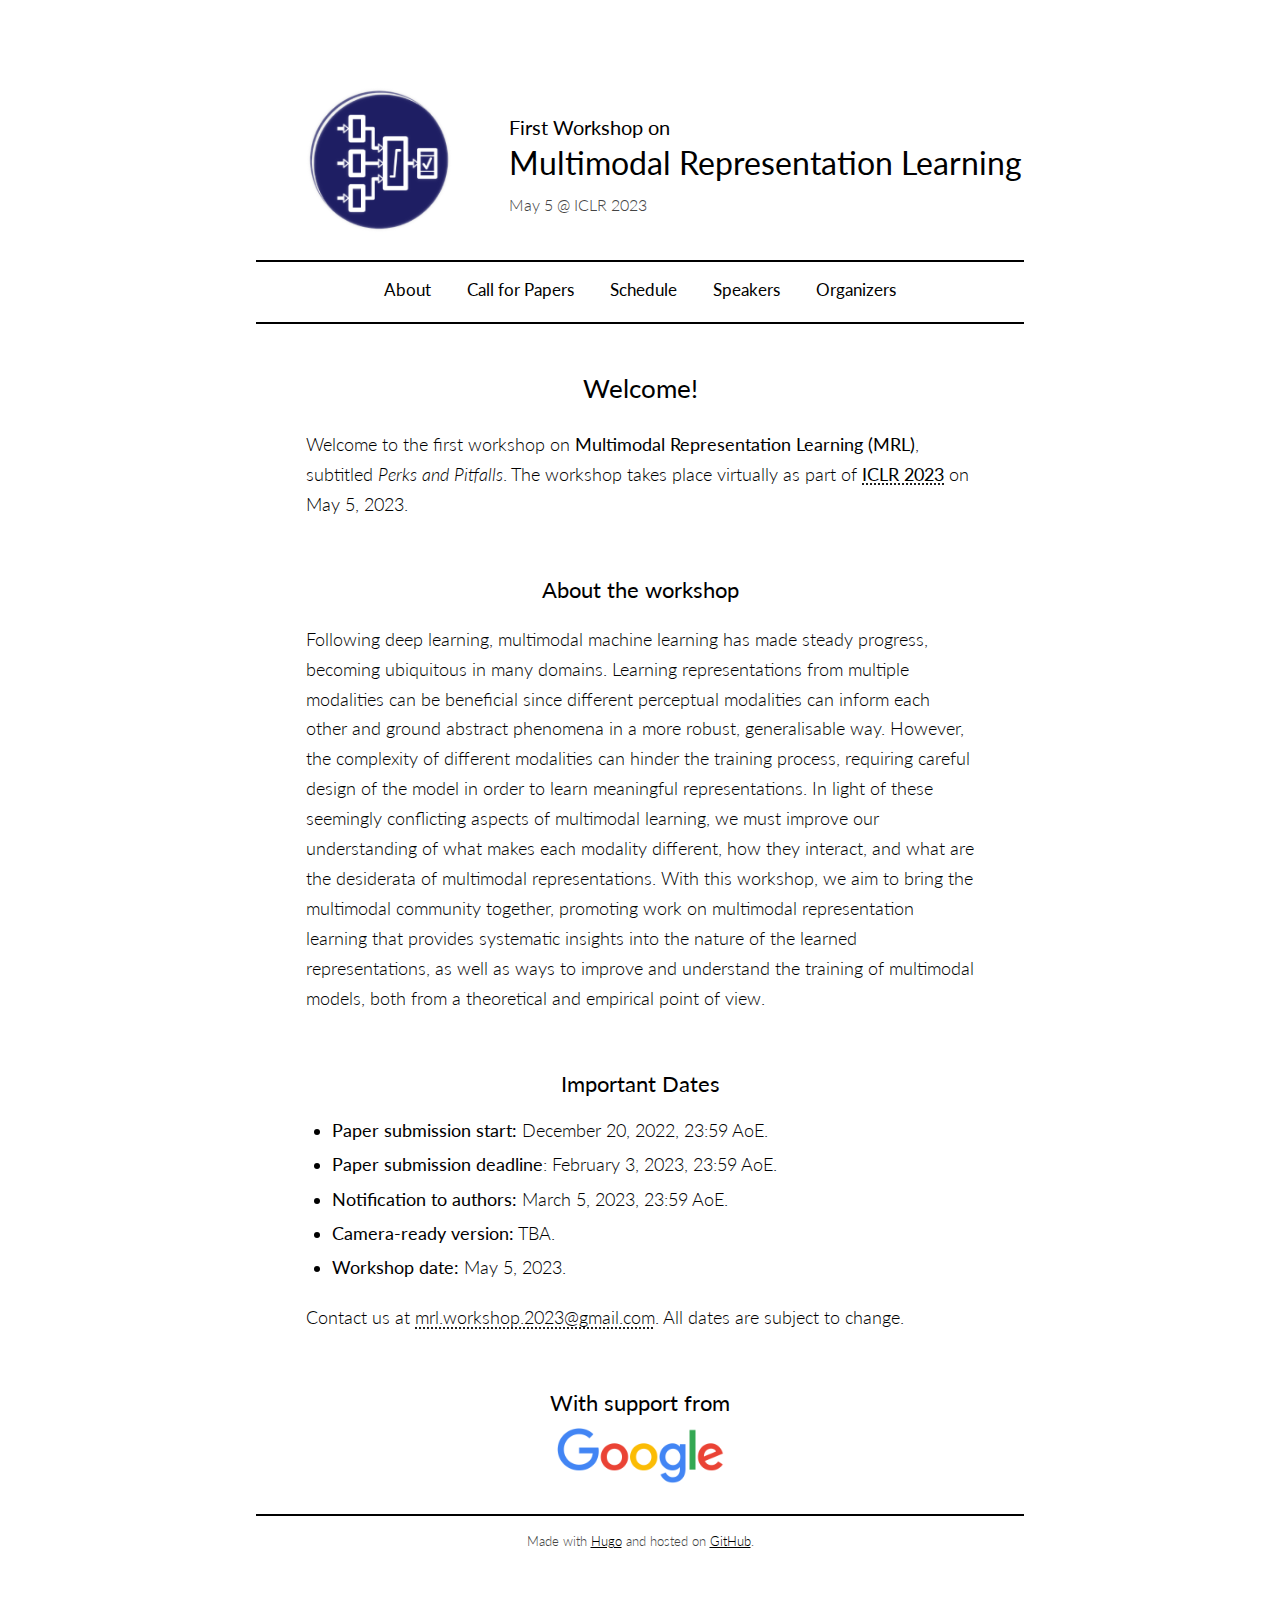
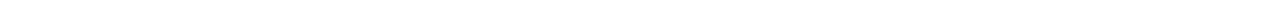
<file: index.html>
<!DOCTYPE html>
<html lang="en"><head>

    <meta name="generator" content="Hugo 0.111.3">
    <meta name="date" content="2023-03-12T11:40:50Z">
    
    <meta charset="utf-8">
    <meta name="HandheldFriendly" content="True">
    <meta name="MobileOptimized" content="320">
    <meta name="viewport" content="width=device-width, initial-scale=1.0">
    <meta name="referrer" content="no-referrer">
    
    <meta name="author" content="Adrián Javaloy, Miguel Vasco, Petra Poklukar, Yuge Shi, Imant Daunhawer, Danica Kragic, Isabel Valera" />
    <meta name="description" content="First Workshop on Multimodal Representation Learning (ICLR 2023)" />
    <meta name="keywords" content="workshop, multimodal representation learning" />
    
    <title>MRL 2023 | Home</title>
    
    <meta property="og:title" content="Home" />
    <meta property="og:type" content="website" />
    <meta property="og:description" content="First Workshop on Multimodal Representation Learning (ICLR 2023)" />
    
    <meta name="twitter:title" content="" />
    
    <link rel="preconnect" href="https://fonts.googleapis.com">
    <link rel="preconnect" href="https://fonts.gstatic.com" crossorigin>
    <link href="https://fonts.googleapis.com/css2?family=Lato:ital,wght@0,300;0,400;1,300&display=swap" rel="stylesheet"> 
    
    <link rel="canonical" href="https://mrl-workshop.github.io/iclr-2023/">
    <link rel="stylesheet" href="https://mrl-workshop.github.io/iclr-2023/styles.css">
    
    <link rel="apple-touch-icon" sizes="180x180" href="https://mrl-workshop.github.io/iclr-2023/apple-touch-icon.png">
    <link rel="icon" type="image/png" sizes="32x32" href="https://mrl-workshop.github.io/iclr-2023/favicon-32x32.png">
    <link rel="icon" type="image/png" sizes="16x16" href="https://mrl-workshop.github.io/iclr-2023/favicon-16x16.png">
    <link rel="manifest" href="https://mrl-workshop.github.io/iclr-2023/site.webmanifest">

</head>
<body><section id="header">

    <div id="logo-container">
        <div id="title-inner-container">
            <a href="https://mrl-workshop.github.io/iclr-2023/"><img src="https://mrl-workshop.github.io/iclr-2023/logo.png" width="60%" id="logo"></a>
        </div>
    </div>

    <div id="title-container">
        <div id="title-inner-container">
            <div class="supertitle">First Workshop on</div>
            <div class="title"><a href="https://mrl-workshop.github.io/iclr-2023/">Multimodal Representation Learning</a></div>
            <div class="subtitle">May 5 @ ICLR 2023</div>
        </div>
    </div>

    <br>

    <div id="navigation">
        <ul>
        
            <li><strong><a href="https://mrl-workshop.github.io/iclr-2023/">About</a></strong></li>
        
            <li><strong><a href="https://mrl-workshop.github.io/iclr-2023/call-for-papers">Call for Papers</a></strong></li>
        
            <li><strong><a href="https://mrl-workshop.github.io/iclr-2023/schedule">Schedule</a></strong></li>
        
            <li><strong><a href="https://mrl-workshop.github.io/iclr-2023/speakers">Speakers</a></strong></li>
        
            <li><strong><a href="https://mrl-workshop.github.io/iclr-2023/organizers-reviewers">Organizers</a></strong></li>
        
      </ul>
    </div>

</section><section id="content">
        
    <h1 id="welcome">Welcome!</h1>
<p>Welcome to the first workshop on <strong>Multimodal Representation Learning (MRL)</strong>, subtitled
<em>Perks and Pitfalls</em>. The workshop takes place virtually as part of <a href="https://iclr.cc/Conferences/2023"><strong>ICLR
2023</strong></a> on May 5, 2023.</p>
<!-- <div  style="text-align: center"><span class="alert"> We have extended the deadline until February 3, 2023, 23:59 AoE.</span></div> -->
<!-- <span class="alert">Most information is still preliminary and could change in the near future.</span> -->
<h2 id="about-the-workshop">About the workshop</h2>
<p>Following deep learning, multimodal machine learning has made steady progress, becoming ubiquitous in many domains. Learning representations from multiple modalities can be beneficial since different perceptual modalities can inform each other and ground abstract phenomena in a more robust, generalisable way. However, the complexity of different modalities can hinder the training process, requiring careful design of the model in order to learn meaningful representations. In light of these seemingly conflicting aspects of multimodal learning, we must improve our understanding of what makes each modality different, how they interact, and what are the desiderata of multimodal representations. With this workshop, we aim to bring the multimodal community together, promoting work on multimodal representation learning that provides systematic insights into the nature of the learned representations, as well as ways to improve and understand the training of multimodal models, both from a theoretical and empirical point of view.</p>
<h2 id="important-dates">Important Dates</h2>
<div id="dates" style="margin-bottom: 1em"></div>
<!-- <span class="alert">Preliminary dates, they are subject to change.</span>  -->
<ul>
<li><strong>Paper submission start:</strong> December 20, 2022, 23:59 AoE.</li>
<li><strong>Paper submission deadline</strong>: February 3, 2023, 23:59 AoE.</li>
<li><strong>Notification to authors:</strong> March 5, 2023, 23:59 AoE.</li>
<li><strong>Camera-ready version:</strong> TBA.</li>
<li><strong>Workshop date:</strong> May 5, 2023.</li>
</ul>
<p>Contact us at <a href="mailto:mrl.workshop.2023@gmail.com">mrl.workshop.2023@gmail.com</a>. All dates are subject to change.</p>
<h2 id="with-support-from">With support from</h2>
  <div id="sponsor-logo-container">
      <div id="sponsor-inner-container">
          <img src="https://mrl-workshop.github.io/iclr-2023/googlelogo_color_416x140dp.png" width="25%" id="sponsor-logo">
      </div>
  </div>


    </section>
<div id="footer">
    Made with <a href="https://gohugo.io/">Hugo</a> and hosted on <a href="https://github.com/MRL-Workshop/iclr-2023">GitHub</a>.
</div>


</body>

</html>
</file>
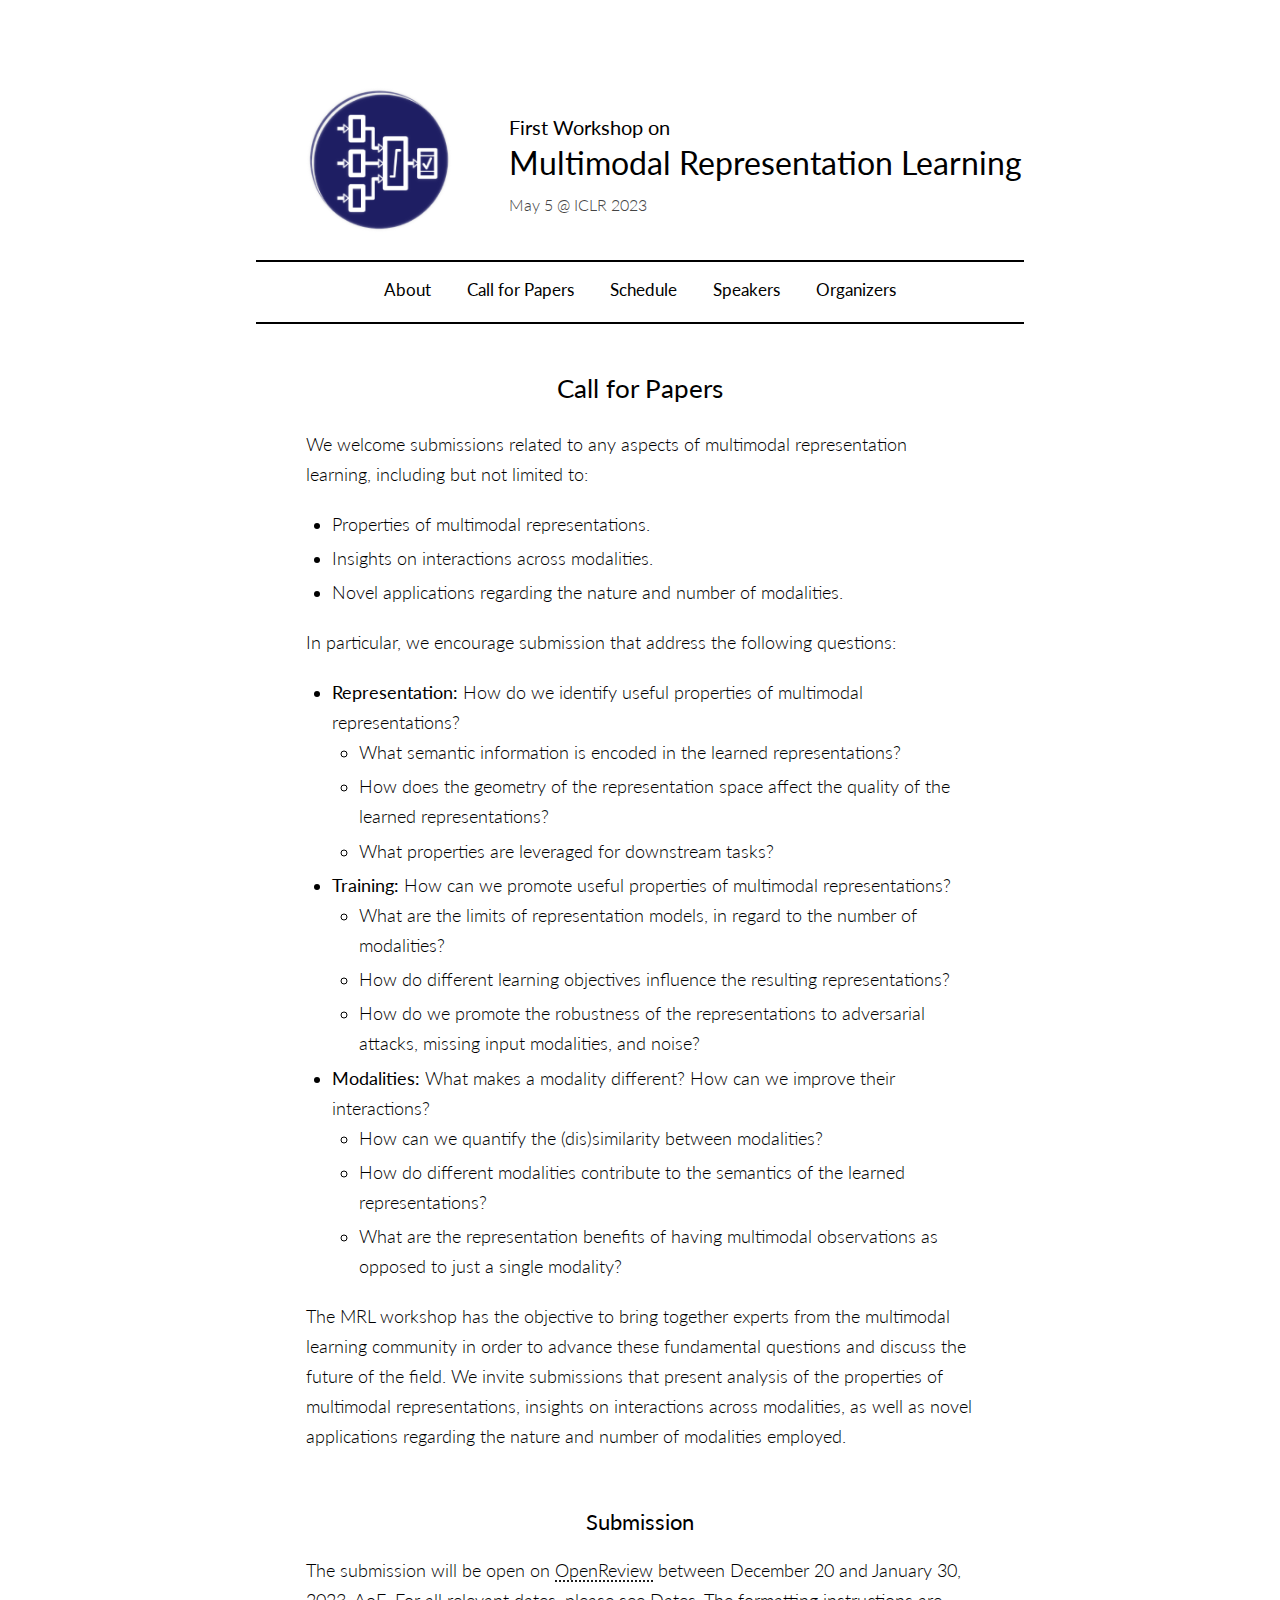
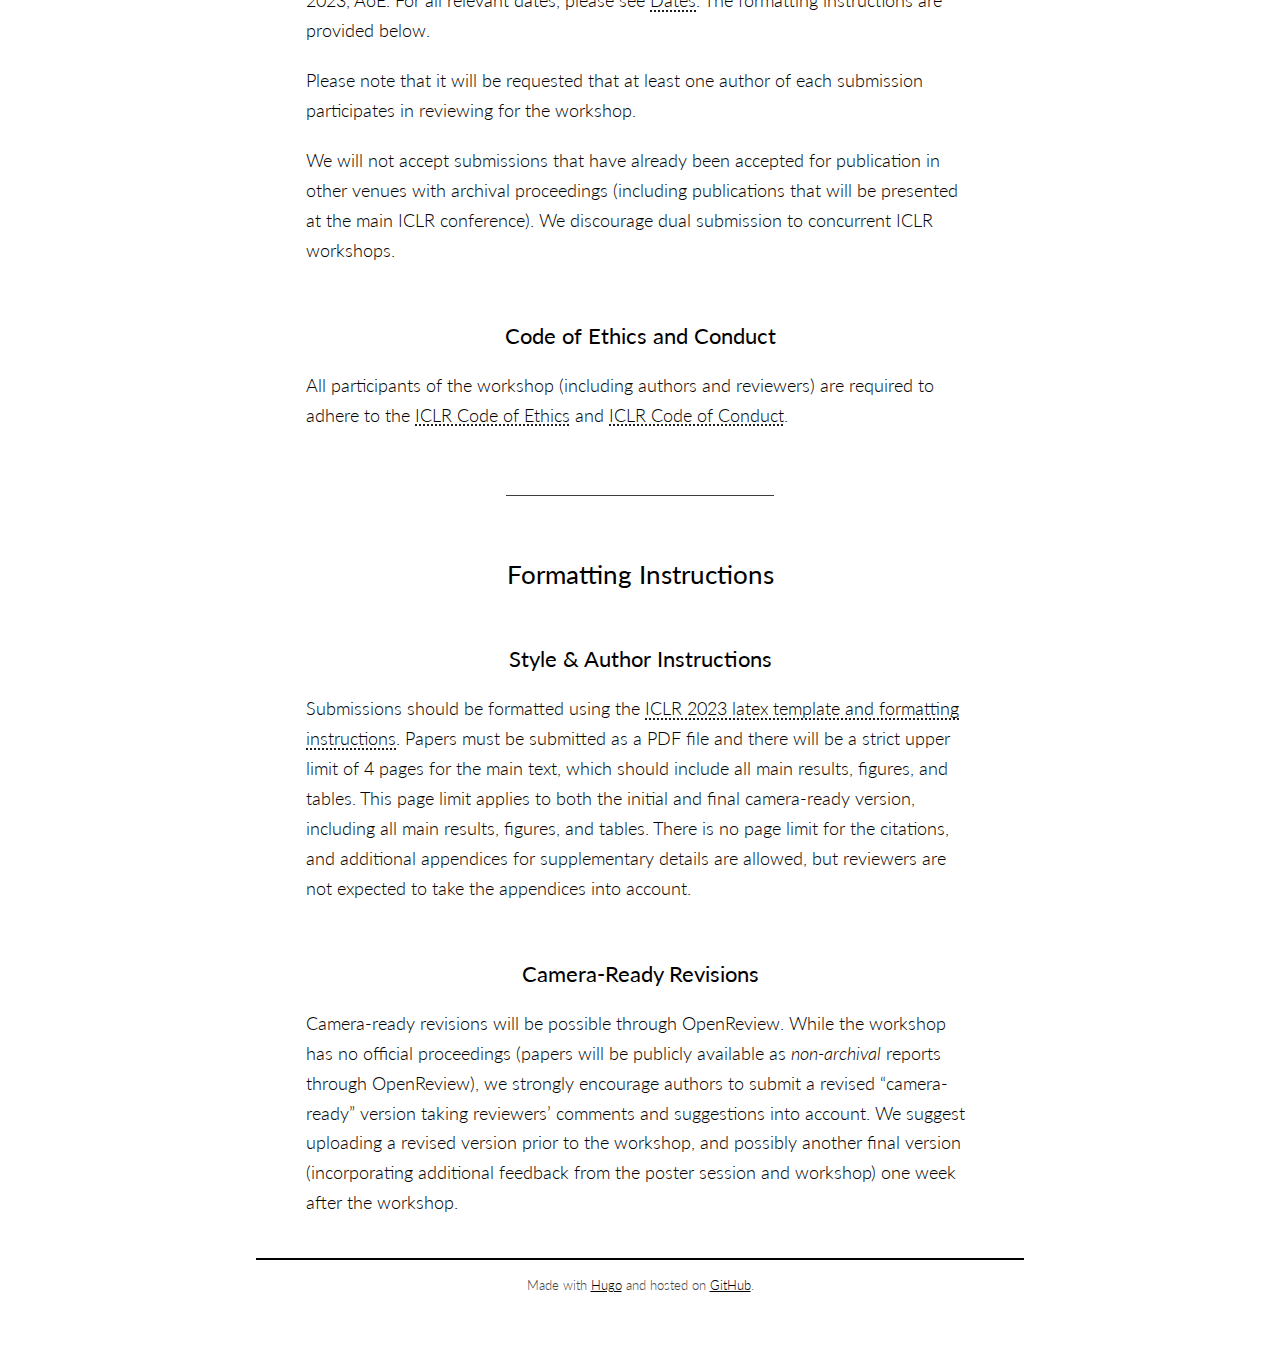
<file: call-for-papers/index.html>
<!DOCTYPE html>
<html lang="en"><head>

    <meta name="generator" content="Hugo 0.111.3">
    <meta name="date" content="2023-03-12T11:40:50Z">
    
    <meta charset="utf-8">
    <meta name="HandheldFriendly" content="True">
    <meta name="MobileOptimized" content="320">
    <meta name="viewport" content="width=device-width, initial-scale=1.0">
    <meta name="referrer" content="no-referrer">
    
    <meta name="author" content="Adrián Javaloy, Miguel Vasco, Petra Poklukar, Yuge Shi, Imant Daunhawer, Danica Kragic, Isabel Valera" />
    <meta name="description" content="First Workshop on Multimodal Representation Learning (ICLR 2023)" />
    <meta name="keywords" content="workshop, multimodal representation learning" />
    
    <title>MRL 2023 | Call for Papers</title>
    
    <meta property="og:title" content="Call for Papers" />
    <meta property="og:type" content="website" />
    <meta property="og:description" content="First Workshop on Multimodal Representation Learning (ICLR 2023)" />
    
    <meta name="twitter:title" content="" />
    
    <link rel="preconnect" href="https://fonts.googleapis.com">
    <link rel="preconnect" href="https://fonts.gstatic.com" crossorigin>
    <link href="https://fonts.googleapis.com/css2?family=Lato:ital,wght@0,300;0,400;1,300&display=swap" rel="stylesheet"> 
    
    <link rel="canonical" href="https://mrl-workshop.github.io/iclr-2023/call-for-papers/">
    <link rel="stylesheet" href="https://mrl-workshop.github.io/iclr-2023/styles.css">
    
    <link rel="apple-touch-icon" sizes="180x180" href="https://mrl-workshop.github.io/iclr-2023/apple-touch-icon.png">
    <link rel="icon" type="image/png" sizes="32x32" href="https://mrl-workshop.github.io/iclr-2023/favicon-32x32.png">
    <link rel="icon" type="image/png" sizes="16x16" href="https://mrl-workshop.github.io/iclr-2023/favicon-16x16.png">
    <link rel="manifest" href="https://mrl-workshop.github.io/iclr-2023/site.webmanifest">

</head>
<body><section id="header">

    <div id="logo-container">
        <div id="title-inner-container">
            <a href="https://mrl-workshop.github.io/iclr-2023/"><img src="https://mrl-workshop.github.io/iclr-2023/logo.png" width="60%" id="logo"></a>
        </div>
    </div>

    <div id="title-container">
        <div id="title-inner-container">
            <div class="supertitle">First Workshop on</div>
            <div class="title"><a href="https://mrl-workshop.github.io/iclr-2023/">Multimodal Representation Learning</a></div>
            <div class="subtitle">May 5 @ ICLR 2023</div>
        </div>
    </div>

    <br>

    <div id="navigation">
        <ul>
        
            <li><strong><a href="https://mrl-workshop.github.io/iclr-2023/">About</a></strong></li>
        
            <li><strong><a href="https://mrl-workshop.github.io/iclr-2023/call-for-papers">Call for Papers</a></strong></li>
        
            <li><strong><a href="https://mrl-workshop.github.io/iclr-2023/schedule">Schedule</a></strong></li>
        
            <li><strong><a href="https://mrl-workshop.github.io/iclr-2023/speakers">Speakers</a></strong></li>
        
            <li><strong><a href="https://mrl-workshop.github.io/iclr-2023/organizers-reviewers">Organizers</a></strong></li>
        
      </ul>
    </div>

</section><section id="content">
        
    <h1 id="call-for-papers">Call for Papers</h1>
<p>We welcome submissions related to any aspects of multimodal representation learning, including but not limited to:</p>
<ul>
<li>Properties of multimodal representations.</li>
<li>Insights on interactions across modalities.</li>
<li>Novel applications regarding the nature and number of modalities.</li>
</ul>
<p>In particular, we encourage submission that address the following questions:</p>
<ul>
<li><strong>Representation:</strong> How do we identify useful properties of multimodal representations?
<ul>
<li>What semantic information is encoded in the learned representations?</li>
<li>How does the geometry of the representation space affect the quality of the learned representations?</li>
<li>What properties are leveraged for downstream tasks?</li>
</ul>
</li>
<li><strong>Training:</strong> How can we promote useful properties of multimodal representations?
<ul>
<li>What are the limits of representation models, in regard to the number of modalities?</li>
<li>How do different learning objectives influence the resulting representations?</li>
<li>How do we promote the robustness of the representations to adversarial attacks, missing input modalities, and noise?</li>
</ul>
</li>
<li><strong>Modalities:</strong> What makes a modality different? How can we improve their interactions?
<ul>
<li>How can we quantify the (dis)similarity between modalities?</li>
<li>How do different modalities contribute to the semantics of the learned representations?</li>
<li>What are the representation benefits of having multimodal observations as opposed to just a single modality?</li>
</ul>
</li>
</ul>
<p>The MRL workshop has the objective to bring together experts from the multimodal learning community in order to advance these fundamental questions and discuss the future of the field. We invite submissions that present analysis of the properties of multimodal representations, insights on interactions across modalities, as well as novel applications regarding the nature and number of modalities employed.</p>
<h2 id="submission">Submission</h2>
<p>The submission will be open on <a href="https://openreview.net/group?id=ICLR.cc/2023/Workshop/MRL">OpenReview</a> between December 20 and January 30, 2023, AoE. For all relevant dates, please see <a href="https://mrl-workshop.github.io/iclr-2023/#dates">Dates</a>. The formatting instructions are provided below.</p>
<p>Please note that it will be requested that at least one author of each submission participates in reviewing for the workshop.</p>
<p>We will not accept submissions that have already been accepted for publication in other venues with archival proceedings (including publications that will be presented at the main ICLR conference). We discourage dual submission to concurrent ICLR workshops.</p>
<h2 id="code-of-ethics-and-conduct">Code of Ethics and Conduct</h2>
<p>All participants of the workshop (including authors and reviewers) are required to adhere to the <a href="https://iclr.cc/public/CodeOfEthics">ICLR Code of Ethics</a> and <a href="https://iclr.cc/public/CodeOfConduct">ICLR Code of Conduct</a>.</p>
<hr />
<h1 id="formatting-instructions">Formatting Instructions</h1>
<h2 id="style--author-instructions">Style &amp; Author Instructions</h2>
<p>Submissions should be formatted using the <a href="https://github.com/ICLR/Master-Template/raw/master/iclr2023.zip">ICLR 2023 latex template and formatting instructions</a>. Papers must be submitted as a PDF file and there will be a strict upper limit of 4 pages for the main text, which should include all main results, figures, and tables. This page limit applies to both the initial and final camera-ready version, including all main results, figures, and tables. There is no page limit for the citations, and additional appendices for supplementary details are allowed, but reviewers are not expected to take the appendices into account.</p>
<h2 id="camera-ready-revisions">Camera-Ready Revisions</h2>
<p>Camera-ready revisions will be possible through OpenReview. While the workshop has no official proceedings (papers will be publicly available as <em>non-archival</em> reports through OpenReview), we strongly encourage authors to submit a revised &ldquo;camera-ready&rdquo; version taking reviewers&rsquo; comments and suggestions into account. We suggest uploading a revised version prior to the workshop, and possibly another final version (incorporating additional feedback from the poster session and workshop) one week after the workshop.</p>


    </section>
<div id="footer">
    Made with <a href="https://gohugo.io/">Hugo</a> and hosted on <a href="https://github.com/MRL-Workshop/iclr-2023">GitHub</a>.
</div>


</body>

</html>
</file>
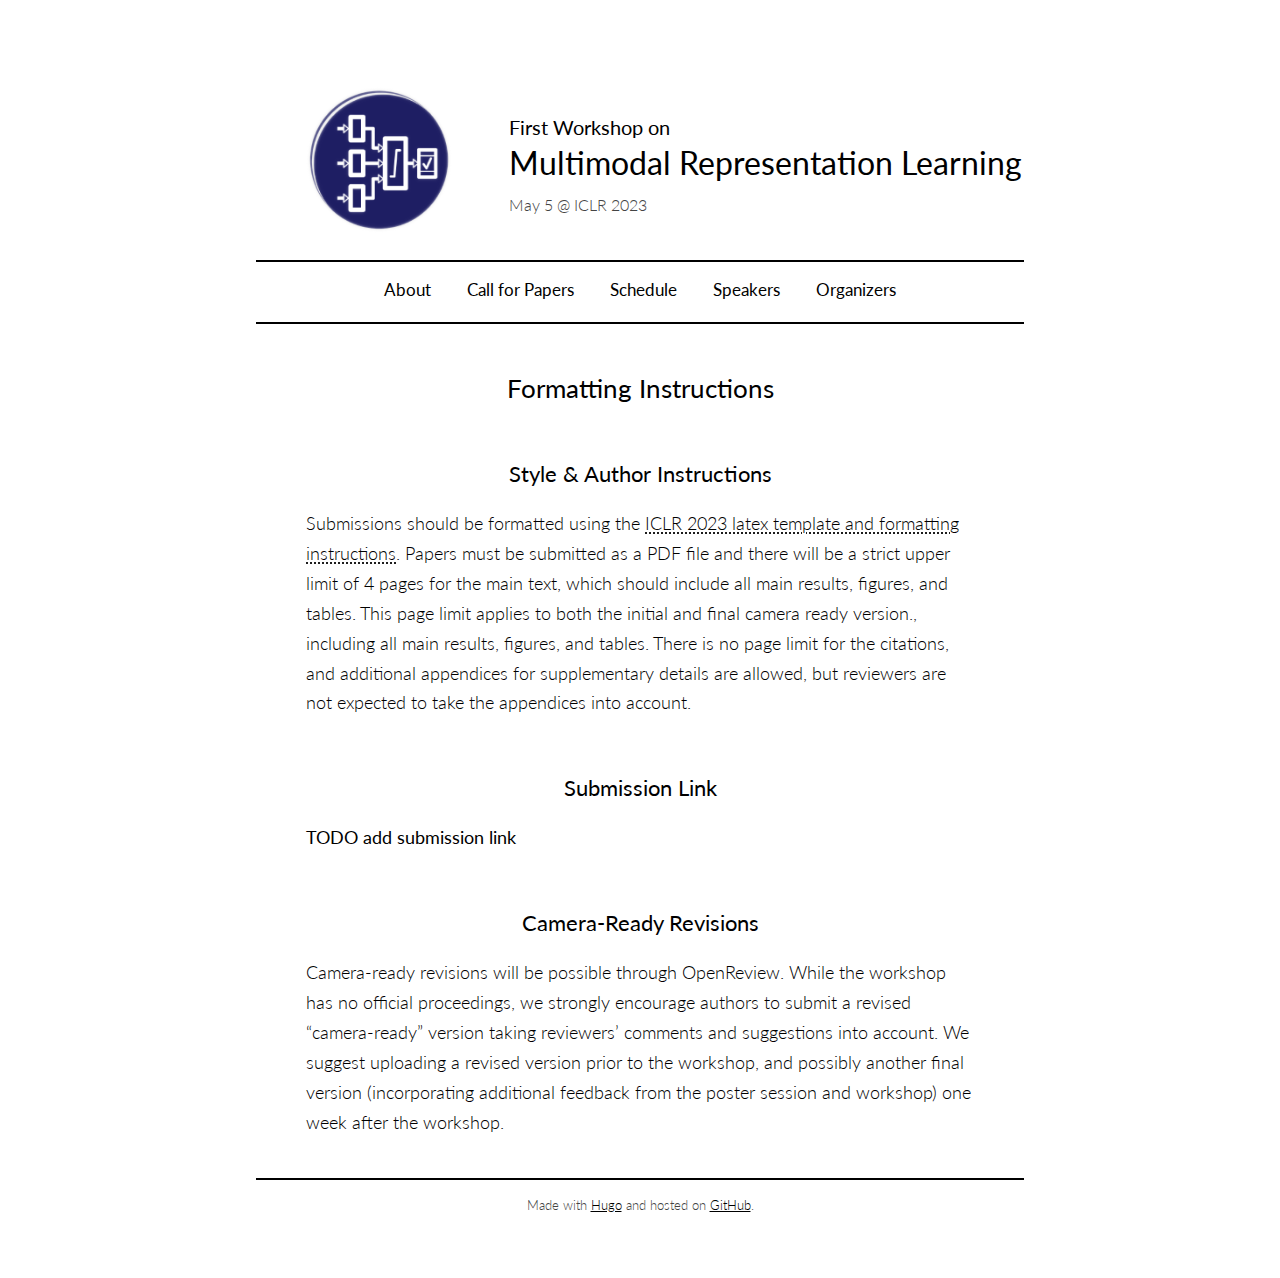
<file: formatting-instructions/index.html>
<!DOCTYPE html>
<html lang="en"><head>

    <meta name="generator" content="Hugo 0.111.3">
    <meta name="date" content="2023-03-12T11:40:50Z">
    
    <meta charset="utf-8">
    <meta name="HandheldFriendly" content="True">
    <meta name="MobileOptimized" content="320">
    <meta name="viewport" content="width=device-width, initial-scale=1.0">
    <meta name="referrer" content="no-referrer">
    
    <meta name="author" content="Adrián Javaloy, Miguel Vasco, Petra Poklukar, Yuge Shi, Imant Daunhawer, Danica Kragic, Isabel Valera" />
    <meta name="description" content="First Workshop on Multimodal Representation Learning (ICLR 2023)" />
    <meta name="keywords" content="workshop, multimodal representation learning" />
    
    <title>MRL 2023 | Formatting Instructions</title>
    
    <meta property="og:title" content="Formatting Instructions" />
    <meta property="og:type" content="website" />
    <meta property="og:description" content="First Workshop on Multimodal Representation Learning (ICLR 2023)" />
    
    <meta name="twitter:title" content="" />
    
    <link rel="preconnect" href="https://fonts.googleapis.com">
    <link rel="preconnect" href="https://fonts.gstatic.com" crossorigin>
    <link href="https://fonts.googleapis.com/css2?family=Lato:ital,wght@0,300;0,400;1,300&display=swap" rel="stylesheet"> 
    
    <link rel="canonical" href="https://mrl-workshop.github.io/iclr-2023/formatting-instructions/">
    <link rel="stylesheet" href="https://mrl-workshop.github.io/iclr-2023/styles.css">
    
    <link rel="apple-touch-icon" sizes="180x180" href="https://mrl-workshop.github.io/iclr-2023/apple-touch-icon.png">
    <link rel="icon" type="image/png" sizes="32x32" href="https://mrl-workshop.github.io/iclr-2023/favicon-32x32.png">
    <link rel="icon" type="image/png" sizes="16x16" href="https://mrl-workshop.github.io/iclr-2023/favicon-16x16.png">
    <link rel="manifest" href="https://mrl-workshop.github.io/iclr-2023/site.webmanifest">

</head>
<body><section id="header">

    <div id="logo-container">
        <div id="title-inner-container">
            <a href="https://mrl-workshop.github.io/iclr-2023/"><img src="https://mrl-workshop.github.io/iclr-2023/logo.png" width="60%" id="logo"></a>
        </div>
    </div>

    <div id="title-container">
        <div id="title-inner-container">
            <div class="supertitle">First Workshop on</div>
            <div class="title"><a href="https://mrl-workshop.github.io/iclr-2023/">Multimodal Representation Learning</a></div>
            <div class="subtitle">May 5 @ ICLR 2023</div>
        </div>
    </div>

    <br>

    <div id="navigation">
        <ul>
        
            <li><strong><a href="https://mrl-workshop.github.io/iclr-2023/">About</a></strong></li>
        
            <li><strong><a href="https://mrl-workshop.github.io/iclr-2023/call-for-papers">Call for Papers</a></strong></li>
        
            <li><strong><a href="https://mrl-workshop.github.io/iclr-2023/schedule">Schedule</a></strong></li>
        
            <li><strong><a href="https://mrl-workshop.github.io/iclr-2023/speakers">Speakers</a></strong></li>
        
            <li><strong><a href="https://mrl-workshop.github.io/iclr-2023/organizers-reviewers">Organizers</a></strong></li>
        
      </ul>
    </div>

</section><section id="content">
        
    <h1 id="formatting-instructions">Formatting Instructions</h1>
<h2 id="style--author-instructions">Style &amp; Author Instructions</h2>
<p>Submissions should be formatted using the <a href="https://github.com/ICLR/Master-Template/raw/master/iclr2023.zip">ICLR 2023 latex template and formatting instructions</a>. Papers must be submitted as a PDF file and there will be a strict upper limit of 4 pages for the main text, which should include all main results, figures, and tables. This page limit applies to both the initial and final camera ready version., including all main results, figures, and tables. There is no page limit for the citations, and additional appendices for supplementary details are allowed, but reviewers are not expected to take the appendices into account.</p>
<h2 id="submission-link">Submission Link</h2>
<p><strong>TODO add submission link</strong></p>
<h2 id="camera-ready-revisions">Camera-Ready Revisions</h2>
<p>Camera-ready revisions will be possible through OpenReview. While the workshop has no official proceedings, we strongly encourage authors to submit a revised &ldquo;camera-ready&rdquo; version taking reviewers&rsquo; comments and suggestions into account. We suggest uploading a revised version prior to the workshop, and possibly another final version (incorporating additional feedback from the poster session and workshop) one week after the workshop.</p>
<!-- 
## Updated Style-File 

To prepare your revision/camera-ready version, please use the following template: https://www.overleaf.com/read/jcgtpdmnkfhy [Menu -> Download Source -> unzip -> replace previous style file with the new uaicrl2022.cls -> add \documentclass[accepted]{uaicrl2022} to your tex file]
-->


    </section>
<div id="footer">
    Made with <a href="https://gohugo.io/">Hugo</a> and hosted on <a href="https://github.com/MRL-Workshop/iclr-2023">GitHub</a>.
</div>


</body>

</html>
</file>
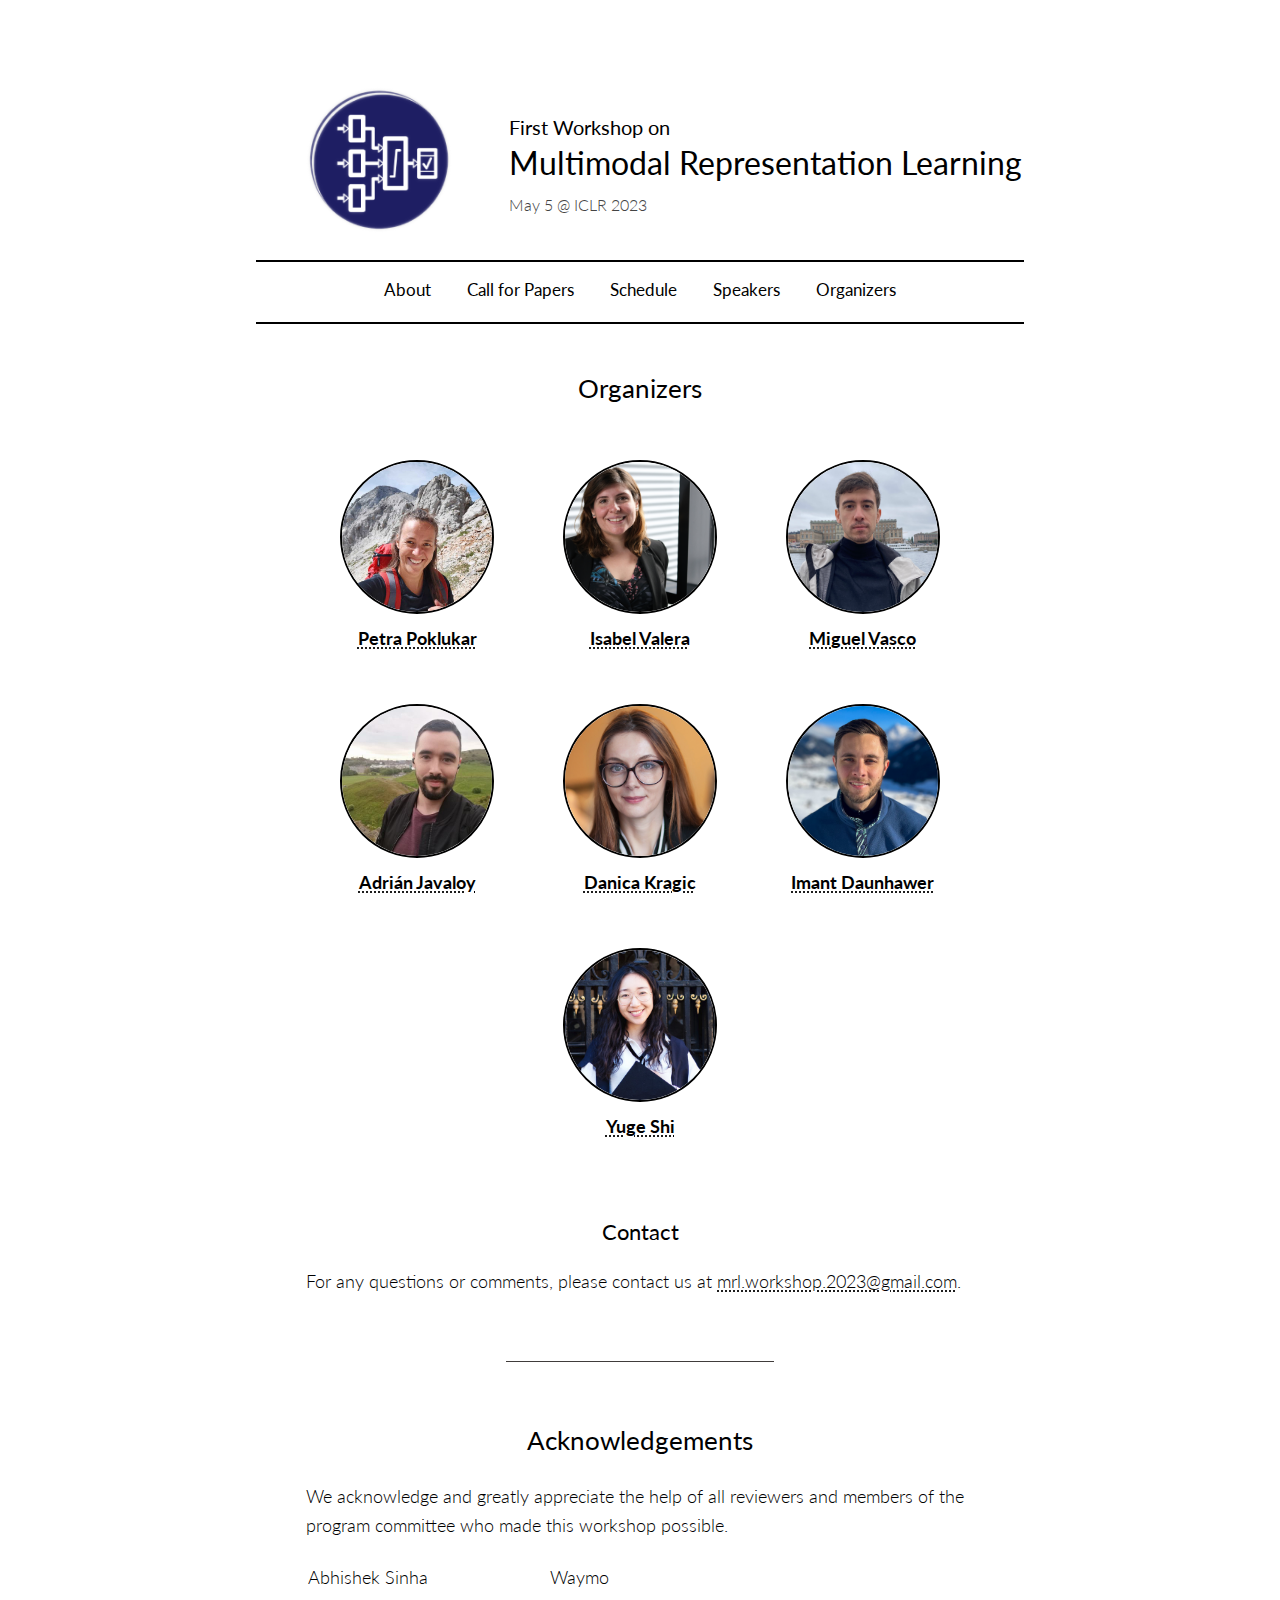
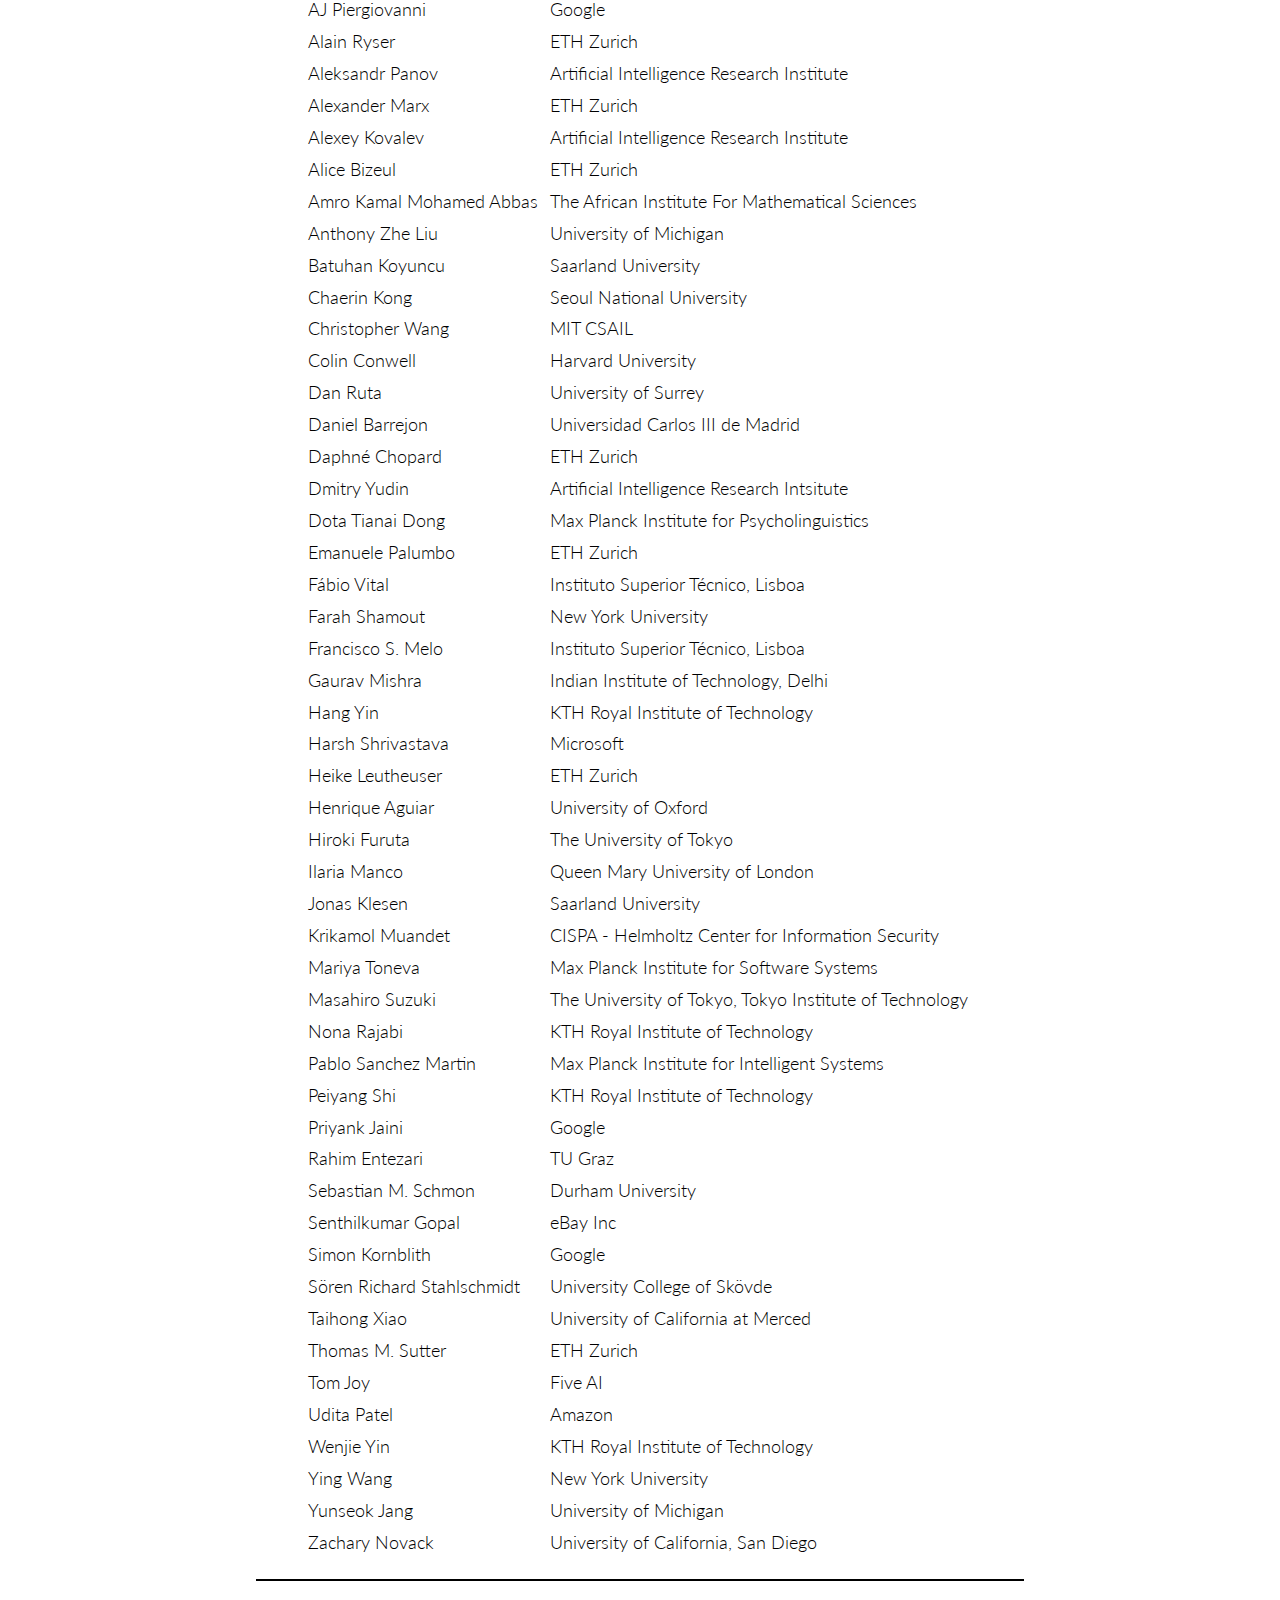
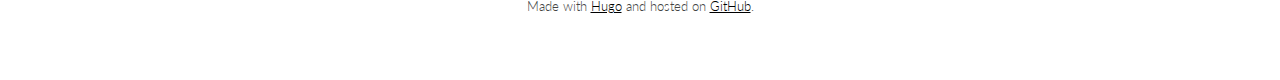
<file: organizers-reviewers/index.html>
<!DOCTYPE html>
<html lang="en"><head>

    <meta name="generator" content="Hugo 0.111.3">
    <meta name="date" content="2023-03-12T11:40:50Z">
    
    <meta charset="utf-8">
    <meta name="HandheldFriendly" content="True">
    <meta name="MobileOptimized" content="320">
    <meta name="viewport" content="width=device-width, initial-scale=1.0">
    <meta name="referrer" content="no-referrer">
    
    <meta name="author" content="Adrián Javaloy, Miguel Vasco, Petra Poklukar, Yuge Shi, Imant Daunhawer, Danica Kragic, Isabel Valera" />
    <meta name="description" content="First Workshop on Multimodal Representation Learning (ICLR 2023)" />
    <meta name="keywords" content="workshop, multimodal representation learning" />
    
    <title>MRL 2023 | Organizers</title>
    
    <meta property="og:title" content="Organizers" />
    <meta property="og:type" content="website" />
    <meta property="og:description" content="First Workshop on Multimodal Representation Learning (ICLR 2023)" />
    
    <meta name="twitter:title" content="" />
    
    <link rel="preconnect" href="https://fonts.googleapis.com">
    <link rel="preconnect" href="https://fonts.gstatic.com" crossorigin>
    <link href="https://fonts.googleapis.com/css2?family=Lato:ital,wght@0,300;0,400;1,300&display=swap" rel="stylesheet"> 
    
    <link rel="canonical" href="https://mrl-workshop.github.io/iclr-2023/organizers-reviewers/">
    <link rel="stylesheet" href="https://mrl-workshop.github.io/iclr-2023/styles.css">
    
    <link rel="apple-touch-icon" sizes="180x180" href="https://mrl-workshop.github.io/iclr-2023/apple-touch-icon.png">
    <link rel="icon" type="image/png" sizes="32x32" href="https://mrl-workshop.github.io/iclr-2023/favicon-32x32.png">
    <link rel="icon" type="image/png" sizes="16x16" href="https://mrl-workshop.github.io/iclr-2023/favicon-16x16.png">
    <link rel="manifest" href="https://mrl-workshop.github.io/iclr-2023/site.webmanifest">

</head>
<body><section id="header">

    <div id="logo-container">
        <div id="title-inner-container">
            <a href="https://mrl-workshop.github.io/iclr-2023/"><img src="https://mrl-workshop.github.io/iclr-2023/logo.png" width="60%" id="logo"></a>
        </div>
    </div>

    <div id="title-container">
        <div id="title-inner-container">
            <div class="supertitle">First Workshop on</div>
            <div class="title"><a href="https://mrl-workshop.github.io/iclr-2023/">Multimodal Representation Learning</a></div>
            <div class="subtitle">May 5 @ ICLR 2023</div>
        </div>
    </div>

    <br>

    <div id="navigation">
        <ul>
        
            <li><strong><a href="https://mrl-workshop.github.io/iclr-2023/">About</a></strong></li>
        
            <li><strong><a href="https://mrl-workshop.github.io/iclr-2023/call-for-papers">Call for Papers</a></strong></li>
        
            <li><strong><a href="https://mrl-workshop.github.io/iclr-2023/schedule">Schedule</a></strong></li>
        
            <li><strong><a href="https://mrl-workshop.github.io/iclr-2023/speakers">Speakers</a></strong></li>
        
            <li><strong><a href="https://mrl-workshop.github.io/iclr-2023/organizers-reviewers">Organizers</a></strong></li>
        
      </ul>
    </div>

</section><section id="content">
        
    <h1 id="organizers">Organizers</h1>
<div class="list-of-people">
    <div class="person">
        <img src="https://mrl-workshop.github.io/iclr-2023/organizing-team/adrian.jpg">
        <a href="http://adrian.javaloy.com/" target="_blank">Adrián Javaloy</a>
    </div>
    <div class="person">
        <img src="https://mrl-workshop.github.io/iclr-2023/organizing-team/miguel.png">
        <a href="https://www.miguelvasco.com/" target="_blank">Miguel Vasco</a>
    </div>
    <div class="person">
        <img src="https://mrl-workshop.github.io/iclr-2023/organizing-team/petra.jpg">
        <a href="https://people.kth.se/~poklukar/" target="_blank">Petra Poklukar</a>
    </div>
    <div class="person">
        <img src="https://mrl-workshop.github.io/iclr-2023/organizing-team/yuge.png">
        <a href="https://yugeten.github.io/" target="_blank">Yuge Shi</a>
    </div>
    <div class="person">
        <img src="https://mrl-workshop.github.io/iclr-2023/organizing-team/imant.jpg">
        <a href="https://mds.inf.ethz.ch/team/detail/imant-daunhawer" target="_blank">Imant Daunhawer</a>
    </div>
    <div class="person">
        <img src="https://mrl-workshop.github.io/iclr-2023/organizing-team/danica.jpg">
        <a href="https://www.csc.kth.se/~danik/" target="_blank">Danica Kragic</a>
    </div>
    <div class="person">
        <img src="https://mrl-workshop.github.io/iclr-2023/organizing-team/isabel.png">
        <a href="https://ivaleram.github.io/" target="_blank">Isabel Valera</a>
    </div>
</div>
<script>
  var ul = document.querySelector('div.list-of-people');
  for (var i = ul.children.length; i >= 0; i--) {
      ul.appendChild(ul.children[Math.random() * i | 0]);
  }
</script>
<h2 id="contact">Contact</h2>
<p>For any questions or comments, please contact us at <a href="mailto:mrl.workshop.2023@gmail.com">mrl.workshop.2023@gmail.com</a>.</p>
<hr />
<h1 id="acknowledgements">Acknowledgements</h1>
<p>We acknowledge and greatly appreciate the help of all reviewers and
members of the program committee who made this workshop possible.</p>
<table class="table table-bordered table-hover table-condensed">
<!-- <thead><tr><th title="Field #1">FIELD1</th> -->
<!-- <th title="Field #2">FIELD2</th> -->
<!-- </tr></thead> -->
<tbody><tr>
<td>Abhishek Sinha</td>
<td> Waymo</td>
</tr>
<tr>
<td>AJ Piergiovanni</td>
<td> Google</td>
</tr>
<tr>
<td>Alain Ryser</td>
<td> ETH Zurich</td>
</tr>
<tr>
<td>Aleksandr Panov</td>
<td> Artificial Intelligence Research Institute</td>
</tr>
<tr>
<td>Alexander Marx</td>
<td> ETH Zurich</td>
</tr>
<tr>
<td>Alexey Kovalev</td>
<td> Artificial Intelligence Research Institute</td>
</tr>
<tr>
<td>Alice Bizeul</td>
<td> ETH Zurich</td>
</tr>
<tr>
<td>Amro Kamal Mohamed Abbas &nbsp</td>
<td> The African Institute For Mathematical Sciences</td>
</tr>
<tr>
<td>Anthony Zhe Liu</td>
<td> University of Michigan</td>
</tr>
<tr>
<td>Batuhan Koyuncu</td>
<td> Saarland University</td>
</tr>
<tr>
<td>Chaerin Kong</td>
<td> Seoul National University</td>
</tr>
<tr>
<td>Christopher Wang</td>
<td> MIT CSAIL</td>
</tr>
<tr>
<td>Colin Conwell</td>
<td> Harvard University</td>
</tr>
<tr>
<td>Dan Ruta</td>
<td> University of Surrey</td>
</tr>
<tr>
<td>Daniel Barrejon</td>
<td> Universidad Carlos III de Madrid</td>
</tr>
<tr>
<td>Daphné Chopard</td>
<td> ETH Zurich</td>
</tr>
<tr>
<td>Dmitry Yudin</td>
<td> Artificial Intelligence Research Intsitute</td>
</tr>
<tr>
<td>Dota Tianai Dong</td>
<td> Max Planck Institute for Psycholinguistics </td>
</tr>
<tr>
<td>Emanuele Palumbo</td>
<td> ETH Zurich</td>
</tr>
<tr>
<td>Fábio Vital</td>
<td> Instituto Superior Técnico, Lisboa</td>
</tr>
<tr>
<td>Farah Shamout</td>
<td> New York University</td>
</tr>
<tr>
<td>Francisco S. Melo</td>
<td> Instituto Superior Técnico, Lisboa</td>
</tr>
<tr>
<td>Gaurav Mishra</td>
<td> Indian Institute of Technology, Delhi</td>
</tr>
<tr>
<td>Hang Yin</td>
<td> KTH Royal Institute of Technology</td>
</tr>
<tr>
<td>Harsh Shrivastava</td>
<td> Microsoft</td>
</tr>
<tr>
<td>Heike Leutheuser</td>
<td> ETH Zurich</td>
</tr>
<tr>
<td>Henrique Aguiar</td>
<td> University of Oxford</td>
</tr>
<tr>
<td>Hiroki Furuta</td>
<td> The University of Tokyo</td>
</tr>
<tr>
<td>Ilaria Manco</td>
<td> Queen Mary University of London</td>
</tr>
<tr>
<td>Jonas Klesen</td>
<td> Saarland University</td>
</tr>
<tr>
<td>Krikamol Muandet</td>
<td> CISPA - Helmholtz Center for Information Security</td>
</tr>
<tr>
<td>Mariya Toneva</td>
<td> Max Planck Institute for Software Systems</td>
</tr>
<tr>
<td>Masahiro Suzuki</td>
<td> The University of Tokyo, Tokyo Institute of Technology</td>
</tr>
<tr>
<td>Nona Rajabi</td>
<td> KTH Royal Institute of Technology</td>
</tr>
<tr>
<td>Pablo Sanchez Martin</td>
<td> Max Planck Institute for Intelligent Systems</td>
</tr>
<tr>
<td>Peiyang Shi</td>
<td> KTH Royal Institute of Technology</td>
</tr>
<tr>
<td>Priyank Jaini</td>
<td> Google</td>
</tr>
<tr>
<td>Rahim Entezari</td>
<td> TU Graz</td>
</tr>
<tr>
<td>Sebastian M. Schmon</td>
<td> Durham University</td>
</tr>
<tr>
<td>Senthilkumar Gopal</td>
<td> eBay Inc</td>
</tr>
<tr>
<td>Simon Kornblith</td>
<td> Google</td>
</tr>
<tr>
<td>Sören Richard Stahlschmidt</td>
<td> University College of Skövde</td>
</tr>
<tr>
<td>Taihong Xiao</td>
<td> University of California at Merced</td>
</tr>
<tr>
<td>Thomas M. Sutter</td>
<td> ETH Zurich</td>
</tr>
<tr>
<td>Tom Joy</td>
<td> Five AI</td>
</tr>
<tr>
<td>Udita Patel</td>
<td> Amazon</td>
</tr>
<tr>
<td>Wenjie Yin</td>
<td> KTH Royal Institute of Technology</td>
</tr>
<tr>
<td>Ying Wang</td>
<td> New York University</td>
</tr>
<tr>
<td>Yunseok Jang</td>
<td> University of Michigan</td>
</tr>
<tr>
<td>Zachary Novack</td>
<td> University of California, San Diego</td>
</tr>
</tbody></table>


    </section>
<div id="footer">
    Made with <a href="https://gohugo.io/">Hugo</a> and hosted on <a href="https://github.com/MRL-Workshop/iclr-2023">GitHub</a>.
</div>


</body>

</html>
</file>
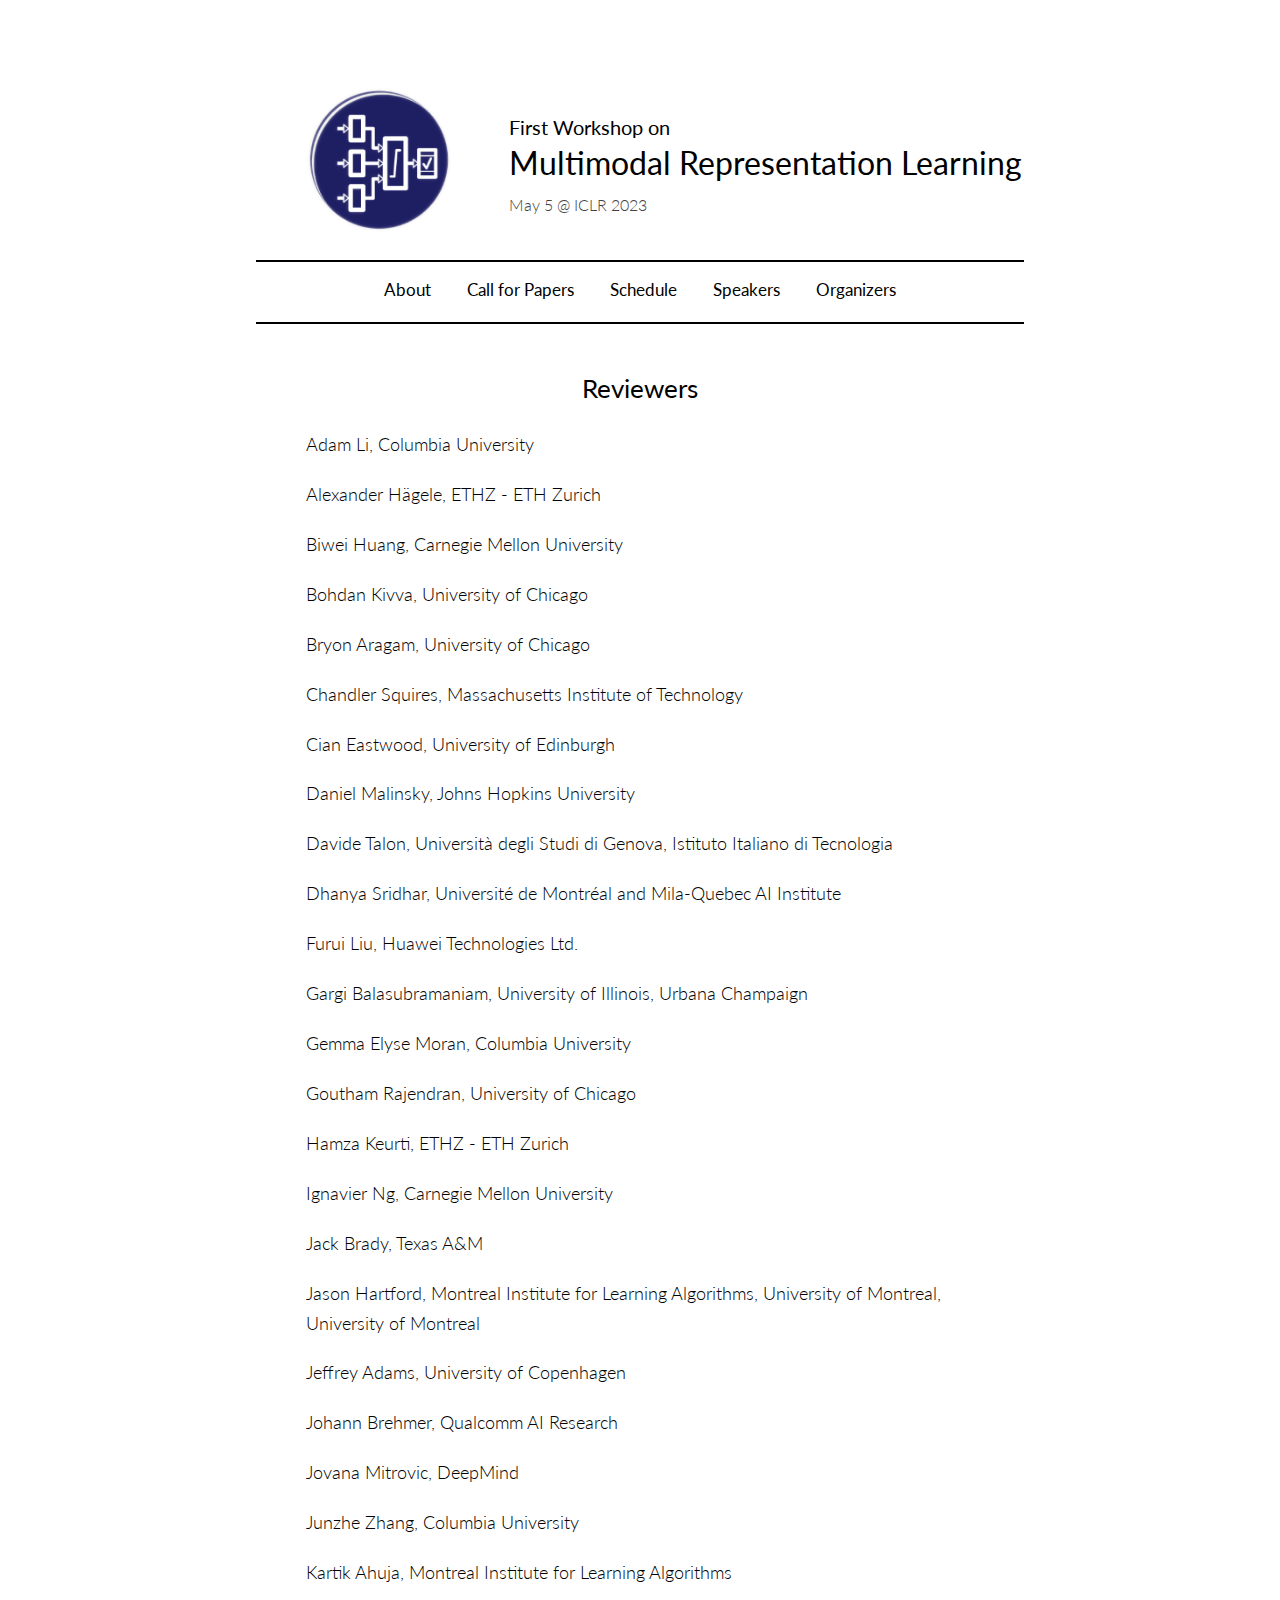
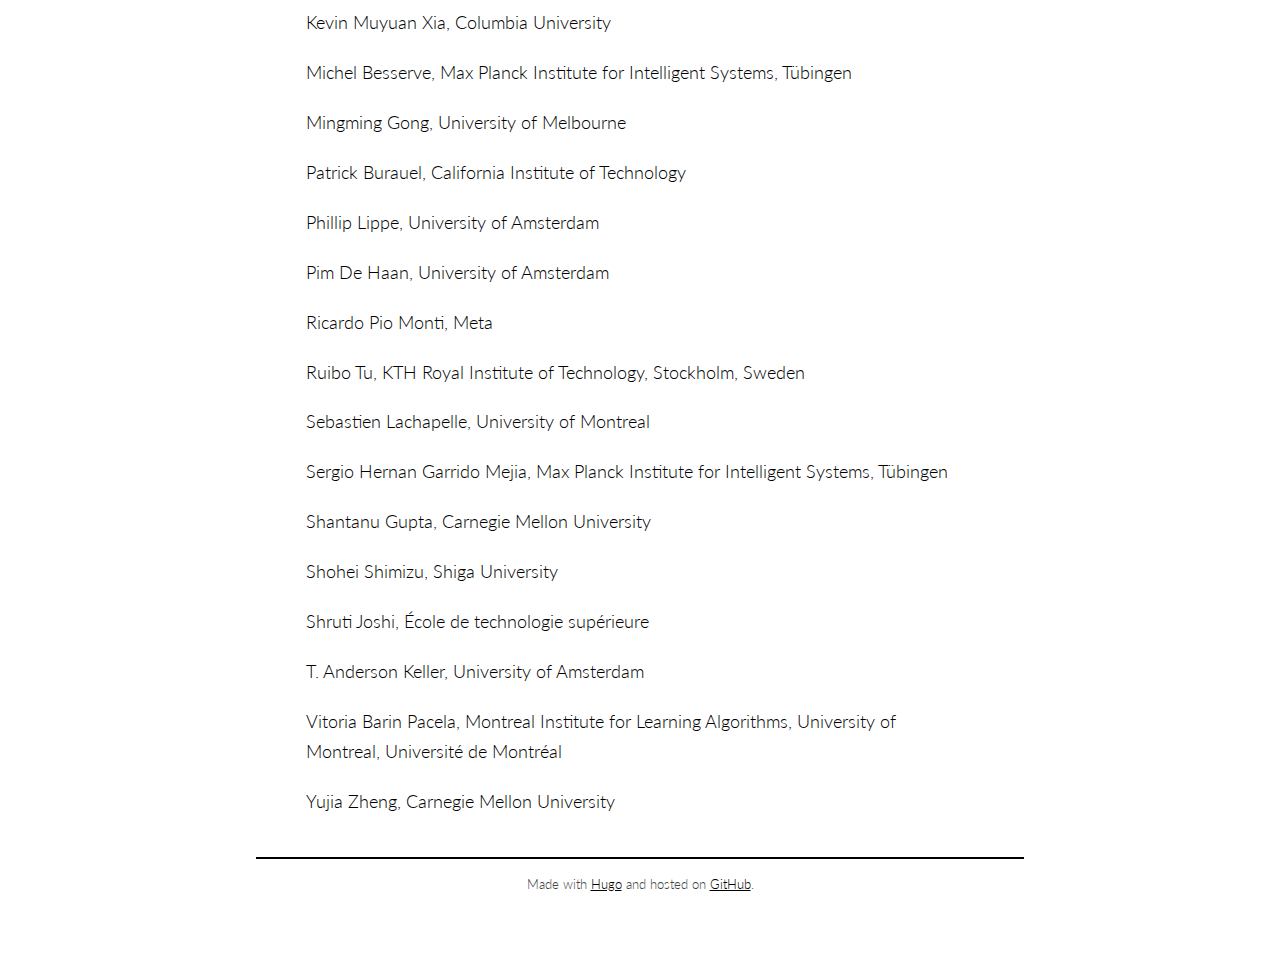
<file: reviewers/index.html>
<!DOCTYPE html>
<html lang="en"><head>

    <meta name="generator" content="Hugo 0.111.3">
    <meta name="date" content="2023-03-12T11:40:50Z">
    
    <meta charset="utf-8">
    <meta name="HandheldFriendly" content="True">
    <meta name="MobileOptimized" content="320">
    <meta name="viewport" content="width=device-width, initial-scale=1.0">
    <meta name="referrer" content="no-referrer">
    
    <meta name="author" content="Adrián Javaloy, Miguel Vasco, Petra Poklukar, Yuge Shi, Imant Daunhawer, Danica Kragic, Isabel Valera" />
    <meta name="description" content="First Workshop on Multimodal Representation Learning (ICLR 2023)" />
    <meta name="keywords" content="workshop, multimodal representation learning" />
    
    <title>MRL 2023 | Reviewers</title>
    
    <meta property="og:title" content="Reviewers" />
    <meta property="og:type" content="website" />
    <meta property="og:description" content="First Workshop on Multimodal Representation Learning (ICLR 2023)" />
    
    <meta name="twitter:title" content="" />
    
    <link rel="preconnect" href="https://fonts.googleapis.com">
    <link rel="preconnect" href="https://fonts.gstatic.com" crossorigin>
    <link href="https://fonts.googleapis.com/css2?family=Lato:ital,wght@0,300;0,400;1,300&display=swap" rel="stylesheet"> 
    
    <link rel="canonical" href="https://mrl-workshop.github.io/iclr-2023/reviewers/">
    <link rel="stylesheet" href="https://mrl-workshop.github.io/iclr-2023/styles.css">
    
    <link rel="apple-touch-icon" sizes="180x180" href="https://mrl-workshop.github.io/iclr-2023/apple-touch-icon.png">
    <link rel="icon" type="image/png" sizes="32x32" href="https://mrl-workshop.github.io/iclr-2023/favicon-32x32.png">
    <link rel="icon" type="image/png" sizes="16x16" href="https://mrl-workshop.github.io/iclr-2023/favicon-16x16.png">
    <link rel="manifest" href="https://mrl-workshop.github.io/iclr-2023/site.webmanifest">

</head>
<body><section id="header">

    <div id="logo-container">
        <div id="title-inner-container">
            <a href="https://mrl-workshop.github.io/iclr-2023/"><img src="https://mrl-workshop.github.io/iclr-2023/logo.png" width="60%" id="logo"></a>
        </div>
    </div>

    <div id="title-container">
        <div id="title-inner-container">
            <div class="supertitle">First Workshop on</div>
            <div class="title"><a href="https://mrl-workshop.github.io/iclr-2023/">Multimodal Representation Learning</a></div>
            <div class="subtitle">May 5 @ ICLR 2023</div>
        </div>
    </div>

    <br>

    <div id="navigation">
        <ul>
        
            <li><strong><a href="https://mrl-workshop.github.io/iclr-2023/">About</a></strong></li>
        
            <li><strong><a href="https://mrl-workshop.github.io/iclr-2023/call-for-papers">Call for Papers</a></strong></li>
        
            <li><strong><a href="https://mrl-workshop.github.io/iclr-2023/schedule">Schedule</a></strong></li>
        
            <li><strong><a href="https://mrl-workshop.github.io/iclr-2023/speakers">Speakers</a></strong></li>
        
            <li><strong><a href="https://mrl-workshop.github.io/iclr-2023/organizers-reviewers">Organizers</a></strong></li>
        
      </ul>
    </div>

</section><section id="content">
        
    <h1 id="reviewers">Reviewers</h1>
<p>Adam Li, Columbia University</p>
<p>Alexander Hägele, ETHZ - ETH Zurich</p>
<p>Biwei Huang, Carnegie Mellon University</p>
<p>Bohdan Kivva, University of Chicago</p>
<p>Bryon Aragam, University of Chicago</p>
<p>Chandler Squires, Massachusetts Institute of Technology</p>
<p>Cian Eastwood, University of Edinburgh</p>
<p>Daniel Malinsky, Johns Hopkins University</p>
<p>Davide Talon, Università degli Studi di Genova, Istituto Italiano di Tecnologia</p>
<p>Dhanya Sridhar, Université de Montréal and Mila-Quebec AI Institute</p>
<p>Furui Liu, Huawei Technologies Ltd.</p>
<p>Gargi Balasubramaniam, University of Illinois, Urbana Champaign</p>
<p>Gemma Elyse Moran, Columbia University</p>
<p>Goutham Rajendran, University of Chicago</p>
<p>Hamza Keurti, ETHZ - ETH Zurich</p>
<p>Ignavier Ng, Carnegie Mellon University</p>
<p>Jack Brady, Texas A&amp;M</p>
<p>Jason Hartford, Montreal Institute for Learning Algorithms, University of Montreal, University of Montreal</p>
<p>Jeffrey Adams, University of Copenhagen</p>
<p>Johann Brehmer, Qualcomm AI Research</p>
<p>Jovana Mitrovic, DeepMind</p>
<p>Junzhe Zhang, Columbia University</p>
<p>Kartik Ahuja, Montreal Institute for Learning Algorithms</p>
<p>Kevin Muyuan Xia, Columbia University</p>
<p>Michel Besserve, Max Planck Institute for Intelligent Systems, Tübingen</p>
<p>Mingming Gong, University of Melbourne</p>
<p>Patrick Burauel, California Institute of Technology</p>
<p>Phillip Lippe, University of Amsterdam</p>
<p>Pim De Haan, University of Amsterdam</p>
<p>Ricardo Pio Monti, Meta</p>
<p>Ruibo Tu, KTH Royal Institute of Technology, Stockholm, Sweden</p>
<p>Sebastien Lachapelle, University of Montreal</p>
<p>Sergio Hernan Garrido Mejia, Max Planck Institute for Intelligent Systems, Tübingen</p>
<p>Shantanu Gupta, Carnegie Mellon University</p>
<p>Shohei Shimizu, Shiga University</p>
<p>Shruti Joshi, École de technologie supérieure</p>
<p>T. Anderson Keller, University of Amsterdam</p>
<p>Vitoria Barin Pacela, Montreal Institute for Learning Algorithms, University of Montreal, Université de Montréal</p>
<p>Yujia Zheng, Carnegie Mellon University</p>


    </section>
<div id="footer">
    Made with <a href="https://gohugo.io/">Hugo</a> and hosted on <a href="https://github.com/MRL-Workshop/iclr-2023">GitHub</a>.
</div>


</body>

</html>
</file>
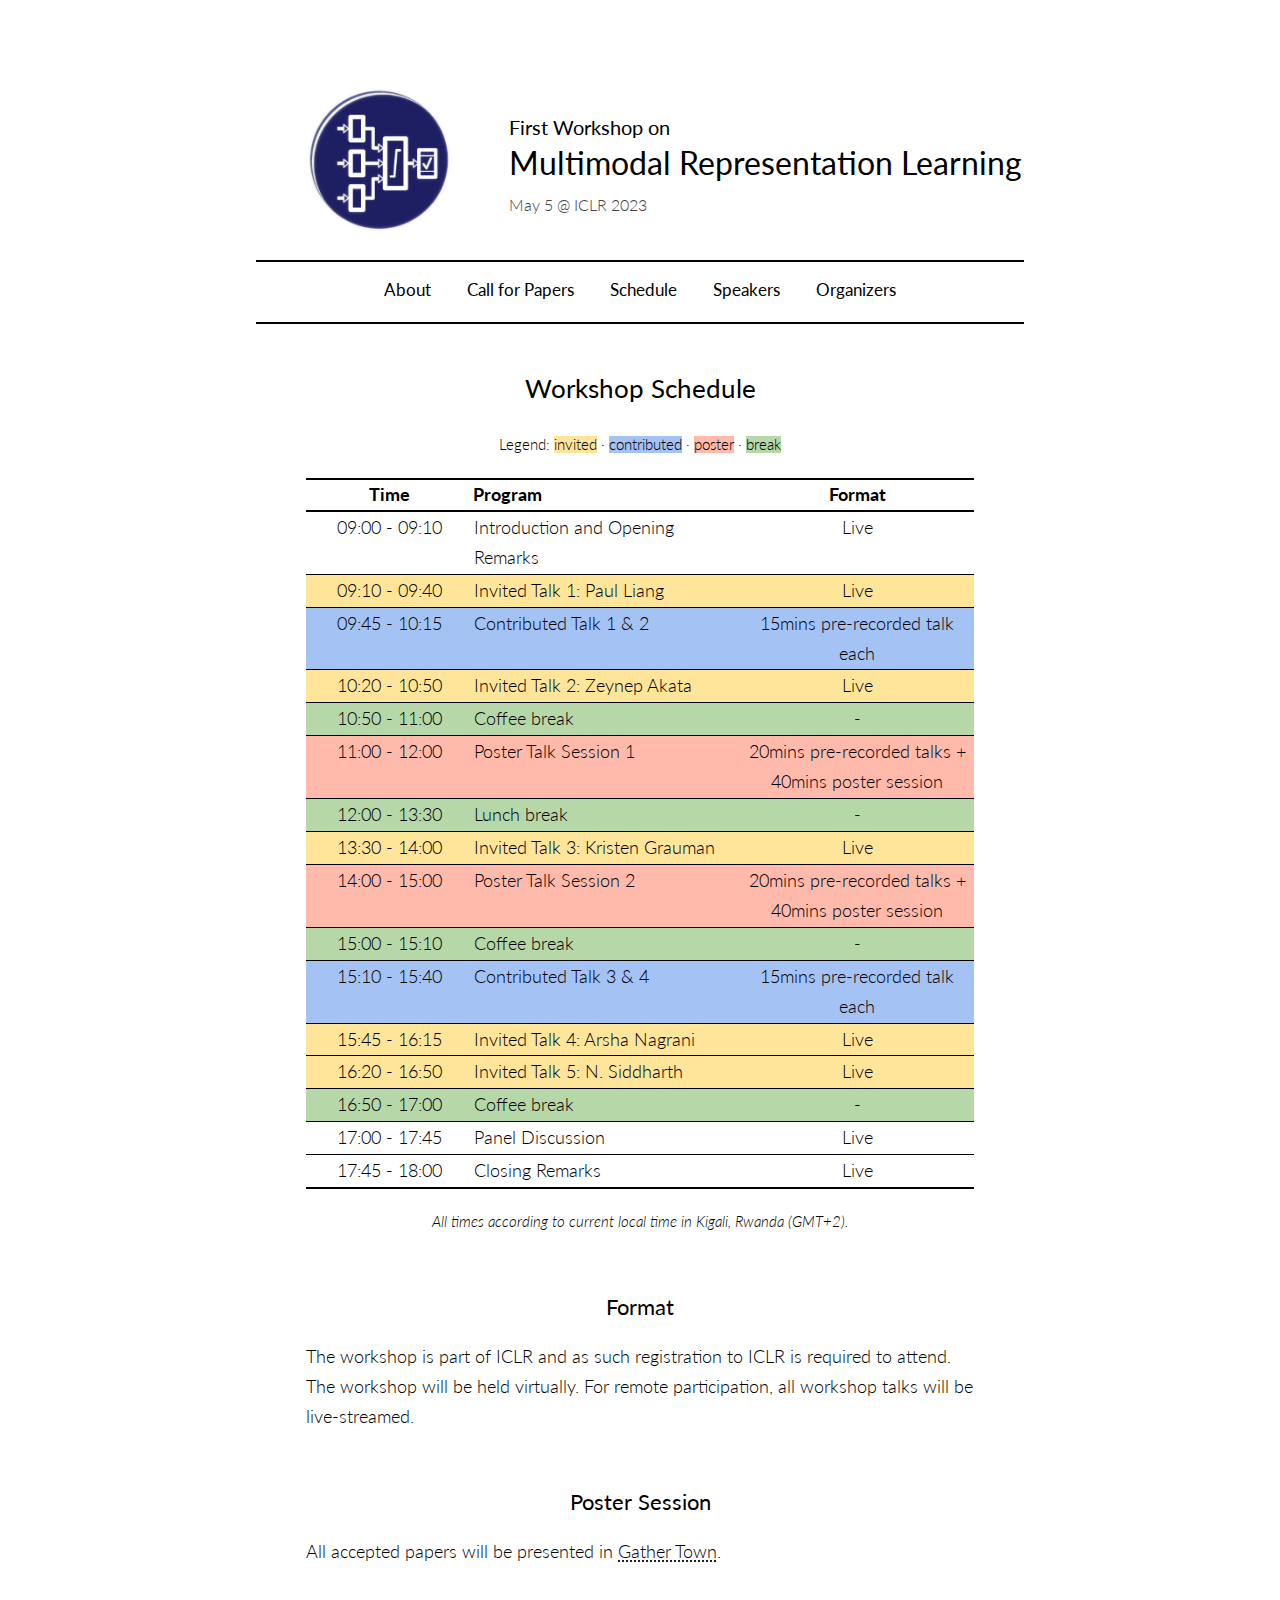
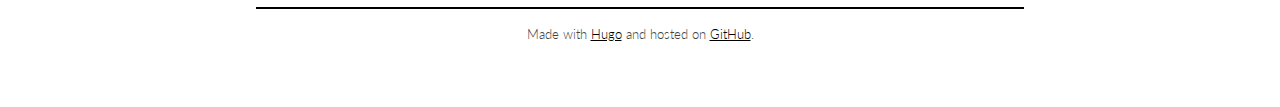
<file: schedule/index.html>
<!DOCTYPE html>
<html lang="en"><head>

    <meta name="generator" content="Hugo 0.111.3">
    <meta name="date" content="2023-03-12T11:40:50Z">
    
    <meta charset="utf-8">
    <meta name="HandheldFriendly" content="True">
    <meta name="MobileOptimized" content="320">
    <meta name="viewport" content="width=device-width, initial-scale=1.0">
    <meta name="referrer" content="no-referrer">
    
    <meta name="author" content="Adrián Javaloy, Miguel Vasco, Petra Poklukar, Yuge Shi, Imant Daunhawer, Danica Kragic, Isabel Valera" />
    <meta name="description" content="First Workshop on Multimodal Representation Learning (ICLR 2023)" />
    <meta name="keywords" content="workshop, multimodal representation learning" />
    
    <title>MRL 2023 | Schedule and Format</title>
    
    <meta property="og:title" content="Schedule and Format" />
    <meta property="og:type" content="website" />
    <meta property="og:description" content="First Workshop on Multimodal Representation Learning (ICLR 2023)" />
    
    <meta name="twitter:title" content="" />
    
    <link rel="preconnect" href="https://fonts.googleapis.com">
    <link rel="preconnect" href="https://fonts.gstatic.com" crossorigin>
    <link href="https://fonts.googleapis.com/css2?family=Lato:ital,wght@0,300;0,400;1,300&display=swap" rel="stylesheet"> 
    
    <link rel="canonical" href="https://mrl-workshop.github.io/iclr-2023/schedule/">
    <link rel="stylesheet" href="https://mrl-workshop.github.io/iclr-2023/styles.css">
    
    <link rel="apple-touch-icon" sizes="180x180" href="https://mrl-workshop.github.io/iclr-2023/apple-touch-icon.png">
    <link rel="icon" type="image/png" sizes="32x32" href="https://mrl-workshop.github.io/iclr-2023/favicon-32x32.png">
    <link rel="icon" type="image/png" sizes="16x16" href="https://mrl-workshop.github.io/iclr-2023/favicon-16x16.png">
    <link rel="manifest" href="https://mrl-workshop.github.io/iclr-2023/site.webmanifest">

</head>
<body><section id="header">

    <div id="logo-container">
        <div id="title-inner-container">
            <a href="https://mrl-workshop.github.io/iclr-2023/"><img src="https://mrl-workshop.github.io/iclr-2023/logo.png" width="60%" id="logo"></a>
        </div>
    </div>

    <div id="title-container">
        <div id="title-inner-container">
            <div class="supertitle">First Workshop on</div>
            <div class="title"><a href="https://mrl-workshop.github.io/iclr-2023/">Multimodal Representation Learning</a></div>
            <div class="subtitle">May 5 @ ICLR 2023</div>
        </div>
    </div>

    <br>

    <div id="navigation">
        <ul>
        
            <li><strong><a href="https://mrl-workshop.github.io/iclr-2023/">About</a></strong></li>
        
            <li><strong><a href="https://mrl-workshop.github.io/iclr-2023/call-for-papers">Call for Papers</a></strong></li>
        
            <li><strong><a href="https://mrl-workshop.github.io/iclr-2023/schedule">Schedule</a></strong></li>
        
            <li><strong><a href="https://mrl-workshop.github.io/iclr-2023/speakers">Speakers</a></strong></li>
        
            <li><strong><a href="https://mrl-workshop.github.io/iclr-2023/organizers-reviewers">Organizers</a></strong></li>
        
      </ul>
    </div>

</section><section id="content">
        
    <h1 id="workshop-schedule">Workshop Schedule</h1>
<div style="width: 100%; font-size: smaller; text-align: center; margin-bottom: 18px; margin-top: 18px;">
    Legend:
    <span class="invited">invited</span> · 
    <span class="contributed">contributed</span> ·
    <span class="poster">poster</span> · 
    <span class="break">break</span>
</div>
<table class="schedule">
    <tr>
        <th style="width:25%">Time</th>
        <th>Program</th>
        <th>Format</th>
    </tr>
    <tr>
        <td>09:00 - 09:10</td>
        <td>Introduction and Opening Remarks</td>
        <td>Live</td>
    </tr>
    <tr class="invited">
        <td>09:10 - 09:40</td>
        <td>Invited Talk 1: Paul Liang</td>
        <td>Live</td>
    </tr>
    <tr class="contributed">
        <td>09:45 - 10:15</td>
        <td>Contributed Talk 1 & 2</td>
        <td>15mins pre-recorded talk each</td>
    </tr>
    <tr class="invited">
        <td>10:20 - 10:50</td>
        <td>Invited Talk 2: Zeynep Akata</td>
        <td>Live</td>
    </tr>
    <tr class="break">
        <td>10:50 - 11:00</td>
        <td>Coffee break</td>
        <td>-</td>
    </tr>
    <tr class="poster">
        <td>11:00 - 12:00</td>
        <td>Poster Talk Session 1</td>
        <td>20mins pre-recorded talks + <br> 40mins poster session</td>
    </tr>
    <tr class="break">
        <td>12:00 - 13:30</td>
        <td>Lunch break</td>
        <td>-</td>
    </tr>
    <tr class="invited">
        <td>13:30 - 14:00</td>
        <td>Invited Talk 3: Kristen Grauman</td>
        <td>Live</td>
    </tr>
    <tr class="poster">
        <td>14:00 - 15:00</td>
        <td>Poster Talk Session 2</td>
        <td>20mins pre-recorded talks + <br> 40mins poster session</td>
    </tr>
    <tr class="break">
        <td>15:00 - 15:10</td>
        <td>Coffee break</td>
        <td>-</td>
    </tr>
    <tr class="contributed">
        <td>15:10 - 15:40</td>
        <td>Contributed Talk 3 & 4</td>
        <td>15mins pre-recorded talk each</td>
    </tr>
    <tr class="invited">
        <td>15:45 - 16:15</td>
        <td>Invited Talk 4: Arsha Nagrani</td>
        <td>Live</td>
    </tr>
    <tr class="invited">
        <td>16:20 - 16:50</td>
        <td>Invited Talk 5: N. Siddharth</td>
        <td>Live</td>
    </tr>
    <tr class="break">
        <td>16:50 - 17:00</td>
        <td>Coffee break</td>
        <td>-</td>
    </tr>
    <tr>
        <td>17:00 - 17:45</td>
        <td>Panel Discussion</td>
        <td>Live</td>
    </tr>
    <tr>
        <td>17:45 - 18:00</td>
        <td>Closing Remarks</td>
        <td>Live</td>
    </tr>
</table>
<div style="width: 100%; font-size: smaller; text-align: center; margin-top: 18px;">
    <em>All times according to current local time in Kigali, Rwanda (GMT+2).</em>
</div>
<!-- <span class="todo"> TODO: Please double-check time and format</span> -->
<!-- <span class="todo"> TODO: Add topics of the talks</span> -->
<h2 id="format">Format</h2>
<p>The workshop is part of ICLR and as such registration to ICLR is required to attend.
The workshop will be held virtually. For remote participation, all workshop talks will be live-streamed.</p>
<!-- 
virtual poster sessions will be run on <a href="https://gather.town/app/fdnUf3ZhiXnz0Eub/UAIsland2022">Gather Town</a> in parallel to the in-person ones**. The <a href="https://gather.town/app/fdnUf3ZhiXnz0Eub/UAIsland2022">Gather Town</a> platform will be the same as the one used for the main conference and the other UAI workshops. 
-->
<!-- There will be a single Zoom meeting for the whole day, which is accessible via ICLR 2023’s Zoom Events; if you are registered, you should have received information from the main conference on how to access the Zoom Events Lobby. 
-->
<h2 id="poster-session">Poster Session</h2>
<p>All accepted papers will be presented in <a href="https://gather.town">Gather Town</a>.</p>
<!--
at the workshop. All posters should be put up in the morning (e.g., during the first break) and will remain up during the whole day (i.e., all posters are presented during both poster sessions). 
-->
<!-- It is allowed and encouraged to present posters both physically and virtually at the same time, e.g., if you have a co-author who will not attend in person and is willing to present online for the virtual participants.
-->


    </section>
<div id="footer">
    Made with <a href="https://gohugo.io/">Hugo</a> and hosted on <a href="https://github.com/MRL-Workshop/iclr-2023">GitHub</a>.
</div>


</body>

</html>
</file>
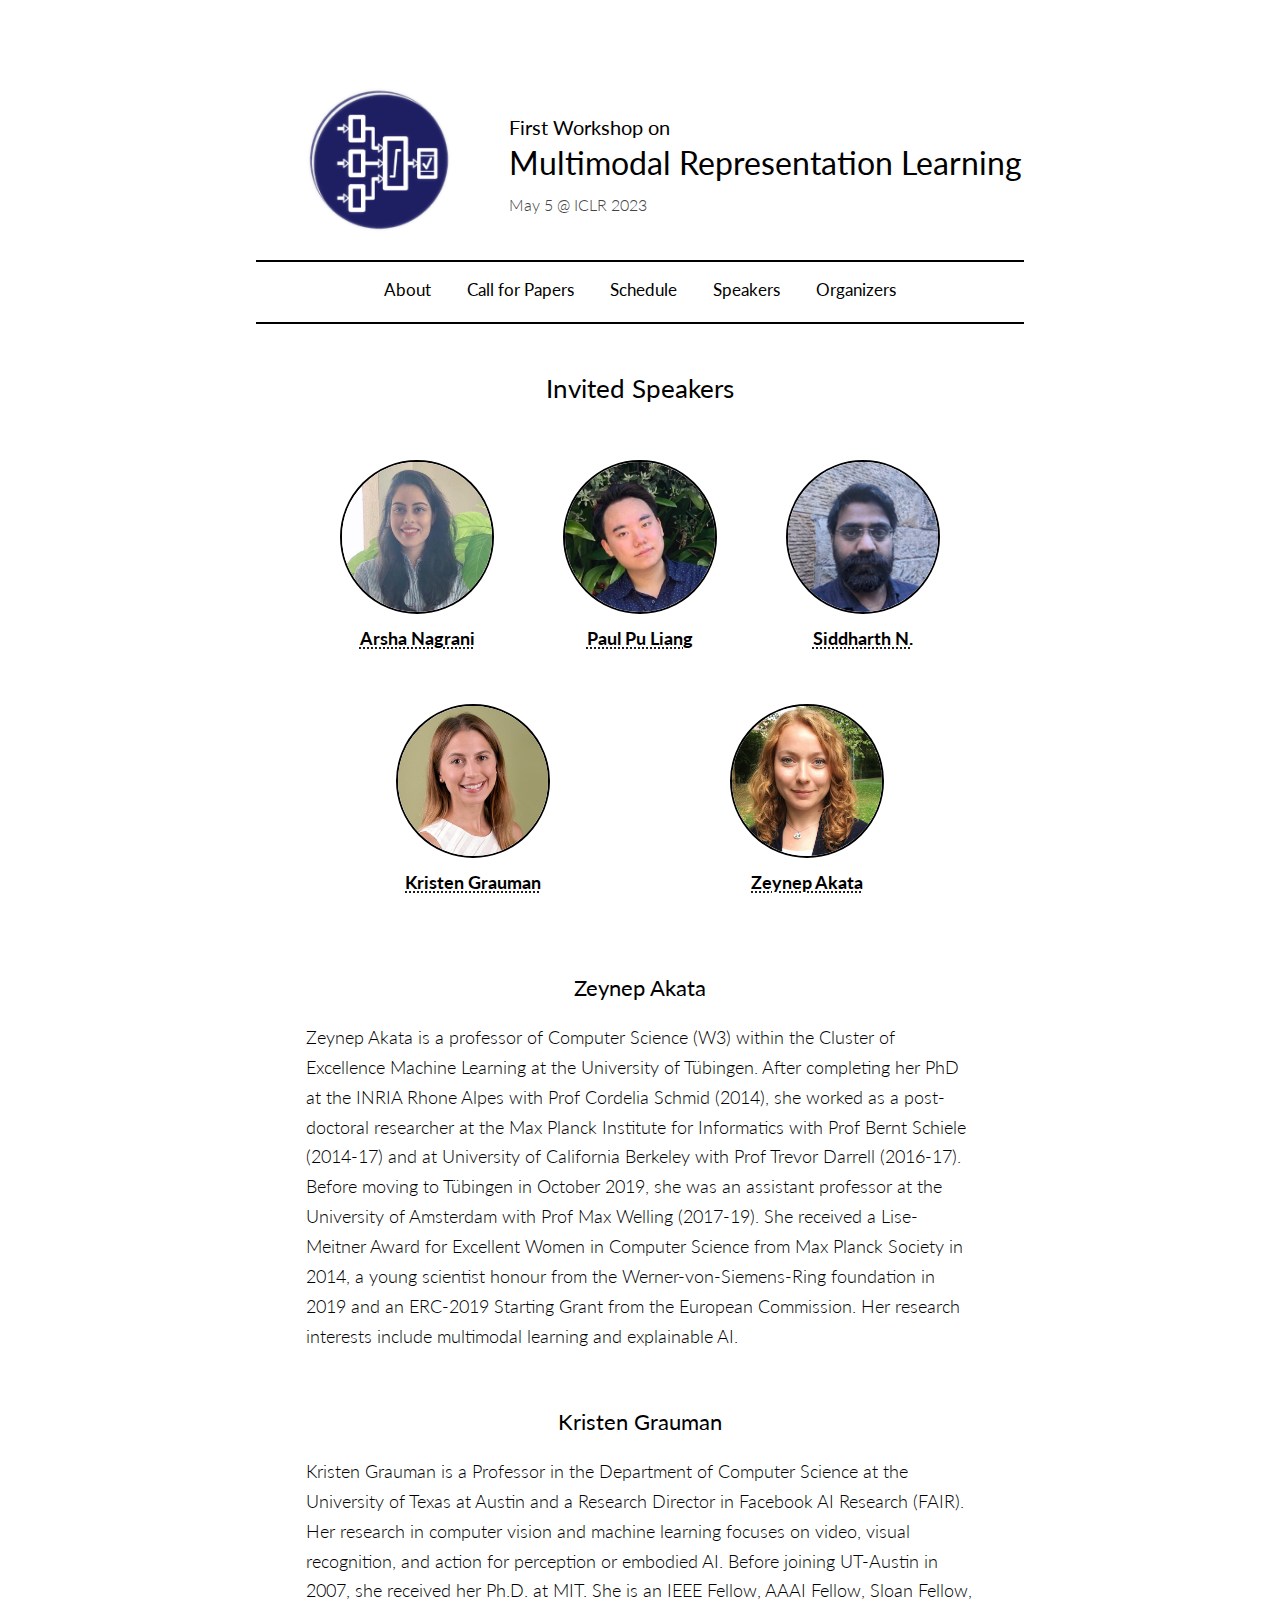
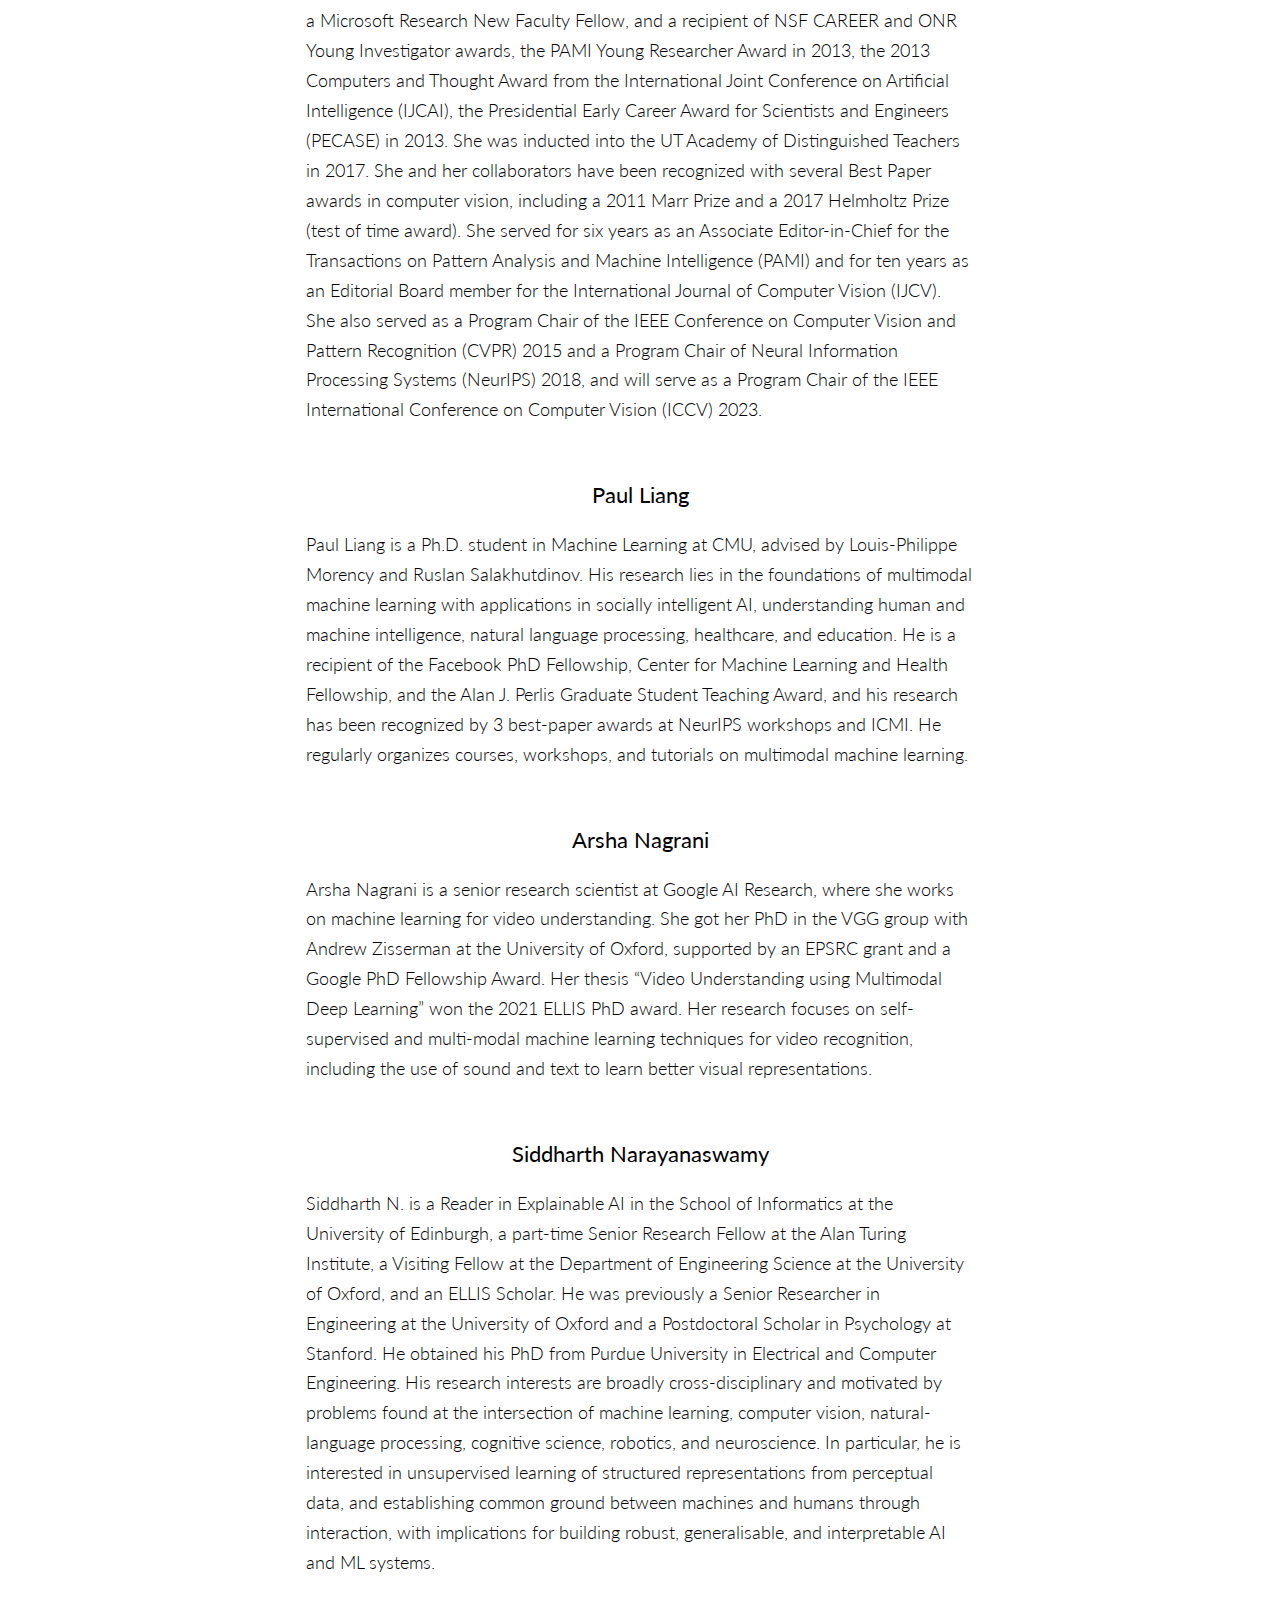
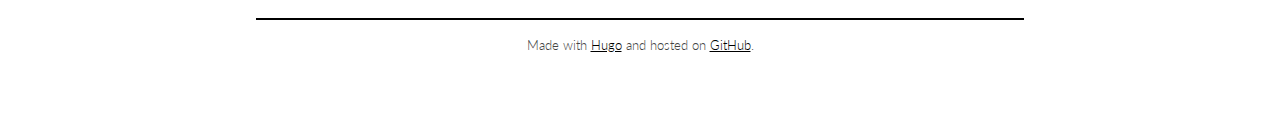
<file: speakers/index.html>
<!DOCTYPE html>
<html lang="en"><head>

    <meta name="generator" content="Hugo 0.111.3">
    <meta name="date" content="2023-03-12T11:40:50Z">
    
    <meta charset="utf-8">
    <meta name="HandheldFriendly" content="True">
    <meta name="MobileOptimized" content="320">
    <meta name="viewport" content="width=device-width, initial-scale=1.0">
    <meta name="referrer" content="no-referrer">
    
    <meta name="author" content="Adrián Javaloy, Miguel Vasco, Petra Poklukar, Yuge Shi, Imant Daunhawer, Danica Kragic, Isabel Valera" />
    <meta name="description" content="First Workshop on Multimodal Representation Learning (ICLR 2023)" />
    <meta name="keywords" content="workshop, multimodal representation learning" />
    
    <title>MRL 2023 | Invited Speakers</title>
    
    <meta property="og:title" content="Invited Speakers" />
    <meta property="og:type" content="website" />
    <meta property="og:description" content="First Workshop on Multimodal Representation Learning (ICLR 2023)" />
    
    <meta name="twitter:title" content="" />
    
    <link rel="preconnect" href="https://fonts.googleapis.com">
    <link rel="preconnect" href="https://fonts.gstatic.com" crossorigin>
    <link href="https://fonts.googleapis.com/css2?family=Lato:ital,wght@0,300;0,400;1,300&display=swap" rel="stylesheet"> 
    
    <link rel="canonical" href="https://mrl-workshop.github.io/iclr-2023/speakers/">
    <link rel="stylesheet" href="https://mrl-workshop.github.io/iclr-2023/styles.css">
    
    <link rel="apple-touch-icon" sizes="180x180" href="https://mrl-workshop.github.io/iclr-2023/apple-touch-icon.png">
    <link rel="icon" type="image/png" sizes="32x32" href="https://mrl-workshop.github.io/iclr-2023/favicon-32x32.png">
    <link rel="icon" type="image/png" sizes="16x16" href="https://mrl-workshop.github.io/iclr-2023/favicon-16x16.png">
    <link rel="manifest" href="https://mrl-workshop.github.io/iclr-2023/site.webmanifest">

</head>
<body><section id="header">

    <div id="logo-container">
        <div id="title-inner-container">
            <a href="https://mrl-workshop.github.io/iclr-2023/"><img src="https://mrl-workshop.github.io/iclr-2023/logo.png" width="60%" id="logo"></a>
        </div>
    </div>

    <div id="title-container">
        <div id="title-inner-container">
            <div class="supertitle">First Workshop on</div>
            <div class="title"><a href="https://mrl-workshop.github.io/iclr-2023/">Multimodal Representation Learning</a></div>
            <div class="subtitle">May 5 @ ICLR 2023</div>
        </div>
    </div>

    <br>

    <div id="navigation">
        <ul>
        
            <li><strong><a href="https://mrl-workshop.github.io/iclr-2023/">About</a></strong></li>
        
            <li><strong><a href="https://mrl-workshop.github.io/iclr-2023/call-for-papers">Call for Papers</a></strong></li>
        
            <li><strong><a href="https://mrl-workshop.github.io/iclr-2023/schedule">Schedule</a></strong></li>
        
            <li><strong><a href="https://mrl-workshop.github.io/iclr-2023/speakers">Speakers</a></strong></li>
        
            <li><strong><a href="https://mrl-workshop.github.io/iclr-2023/organizers-reviewers">Organizers</a></strong></li>
        
      </ul>
    </div>

</section><section id="content">
        
    <h1 id="invited-speakers">Invited Speakers</h1>
<div class="list-of-people">
    <div class="person">
        <td><img src="https://mrl-workshop.github.io/iclr-2023/speakers/siddharth.png"></td>
        <td><a href="https://homepages.inf.ed.ac.uk/snaraya3/" target="_blank">Siddharth N.</a></td>
    </div>
    <div class="person">
        <td><img src="https://mrl-workshop.github.io/iclr-2023/speakers/zeynep.jpg"></td>
        <td><a href="https://www.eml-unitue.de/people/zeynep-akata" target="_blank">Zeynep Akata</a></td>
    </div>
    <div class="person">
        <td><img src="https://mrl-workshop.github.io/iclr-2023/speakers/arsha.jpeg"></td>
        <td><a href="https://a-nagrani.github.io/" target="_blank">Arsha Nagrani</a></td>
    </div>
    <div class="person">
        <td><img src="https://mrl-workshop.github.io/iclr-2023/speakers/paul.jpg"></td>
        <td><a href="https://www.cs.cmu.edu/~pliang/" target="_blank">Paul Pu Liang</a></td>
    </div>
    <div class="person">
        <td><img src="https://mrl-workshop.github.io/iclr-2023/speakers/kristen.jpg"></td>
        <td><a href="https://www.cs.utexas.edu/users/grauman/" target="_blank">Kristen Grauman</a></td>
    </div>
</div>
<script>
  var ul = document.querySelector('div.list-of-people');
  for (var i = ul.children.length; i >= 0; i--) {
      ul.appendChild(ul.children[Math.random() * i | 0]);
  }
</script>
<div id="bio-zeynep">
<h2 id="zeynep-akata">Zeynep Akata</h2>
<p>Zeynep Akata is a professor of Computer Science (W3) within the Cluster of
Excellence Machine Learning at the University of Tübingen.  After completing
her PhD at the INRIA Rhone Alpes with Prof Cordelia Schmid (2014), she
worked as a post-doctoral researcher at the Max Planck Institute for
Informatics with Prof Bernt Schiele (2014-17) and at University of
California Berkeley with Prof Trevor Darrell (2016-17). Before moving to
Tübingen in October 2019, she was an assistant professor at the University
of Amsterdam with Prof Max Welling (2017-19). She received a Lise-Meitner
Award for Excellent Women in Computer Science from Max Planck Society in
2014, a young scientist honour from the Werner-von-Siemens-Ring foundation
in 2019 and an ERC-2019 Starting Grant from the European Commission. Her
research interests include multimodal learning and explainable AI.</p>
</div>
<div id="bio-kristen">
<h2 id="kristen-grauman">Kristen Grauman</h2>
<p>Kristen Grauman is a Professor in the Department of Computer Science at the
University of Texas at Austin and a Research Director in Facebook AI
Research (FAIR).  Her research in computer vision and machine learning
focuses on video, visual recognition, and action for perception or embodied
AI.  Before joining UT-Austin in 2007, she received her Ph.D. at MIT.  She
is an IEEE Fellow, AAAI Fellow, Sloan Fellow, a Microsoft Research New
Faculty Fellow, and a recipient of NSF CAREER and ONR Young Investigator
awards, the PAMI Young Researcher Award in 2013, the 2013 Computers and
Thought Award from the International Joint Conference on Artificial
Intelligence (IJCAI), the Presidential Early Career Award for Scientists and
Engineers (PECASE) in 2013.  She was inducted into the UT Academy of
Distinguished Teachers in 2017.  She and her collaborators have been
recognized with several Best Paper awards in computer vision, including a
2011 Marr Prize and a 2017 Helmholtz Prize (test of time award).  She served
for six years as an Associate Editor-in-Chief for the Transactions on
Pattern Analysis and Machine Intelligence (PAMI) and for ten years as an
Editorial Board member for the International Journal of Computer Vision
(IJCV).  She also served as a Program Chair of the IEEE Conference on
Computer Vision and Pattern Recognition (CVPR) 2015 and a Program Chair of
Neural Information Processing Systems (NeurIPS) 2018, and will serve as a
Program Chair of the IEEE International Conference on Computer Vision (ICCV)
2023.</p>
</div>
<div id="bio-paul">
<h2 id="paul-liang">Paul Liang</h2>
<p>Paul Liang is a Ph.D. student in Machine Learning at CMU, advised by
Louis-Philippe Morency and Ruslan Salakhutdinov. His research lies in the
foundations of multimodal machine learning with applications in socially
intelligent AI, understanding human and machine intelligence, natural
language processing, healthcare, and education. He is a recipient of the
Facebook PhD Fellowship, Center for Machine Learning and Health Fellowship,
and the Alan J. Perlis Graduate Student Teaching Award, and his research has
been recognized by 3 best-paper awards at NeurIPS workshops and ICMI. He
regularly organizes courses, workshops, and tutorials on multimodal machine
learning.</p>
</div>
<div id="bio-arsha">
<h2 id="arsha-nagrani">Arsha Nagrani</h2>
<p>Arsha Nagrani is a senior research scientist at Google AI Research, where
she works on machine learning for video understanding. She got her PhD in
the VGG group with Andrew Zisserman at the University of Oxford, supported
by an EPSRC grant and a Google PhD Fellowship Award. Her thesis “Video
Understanding using Multimodal Deep Learning” won the 2021 ELLIS PhD award.
Her research focuses on self-supervised and multi-modal machine learning
techniques for video recognition, including the use of sound and text to
learn better visual representations.</p>
</div>
<div id="bio-sid">
<h2 id="siddharth-narayanaswamy">Siddharth Narayanaswamy</h2>
<p>Siddharth N. is a Reader in Explainable AI in the School of
Informatics at the University of Edinburgh, a part-time Senior Research
Fellow at the Alan Turing Institute, a Visiting Fellow at the Department of
Engineering Science at the University of Oxford, and an ELLIS Scholar. He
was previously a Senior Researcher in Engineering at the University of
Oxford and a Postdoctoral Scholar in Psychology at Stanford. He obtained his
PhD from Purdue University in Electrical and Computer Engineering.
His research interests are broadly cross-disciplinary and motivated by
problems found at the intersection of machine learning, computer vision,
natural-language processing, cognitive science, robotics, and neuroscience.
In particular, he is interested in unsupervised learning of structured
representations from perceptual data, and establishing common ground between
machines and humans through interaction, with implications for building
robust, generalisable, and interpretable AI and ML systems.</p>
</div>


    </section>
<div id="footer">
    Made with <a href="https://gohugo.io/">Hugo</a> and hosted on <a href="https://github.com/MRL-Workshop/iclr-2023">GitHub</a>.
</div>


</body>

</html>
</file>
